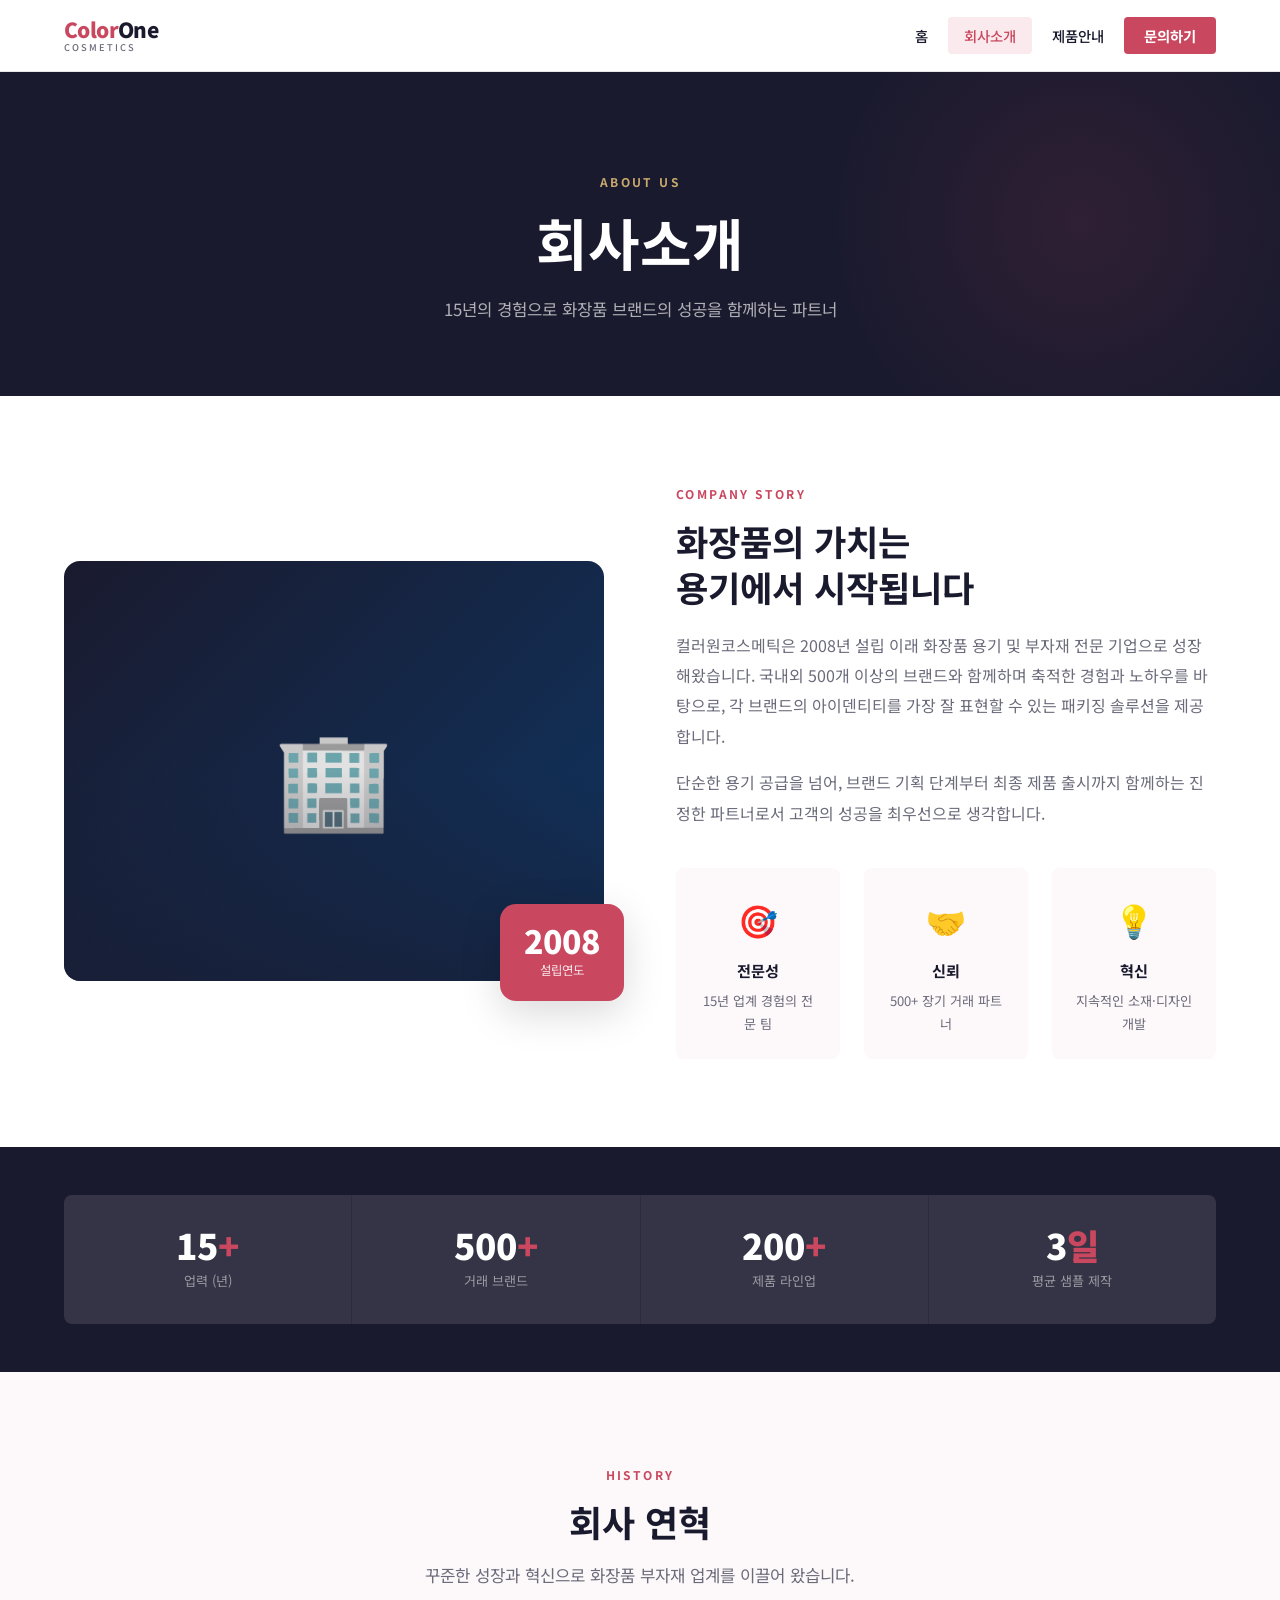
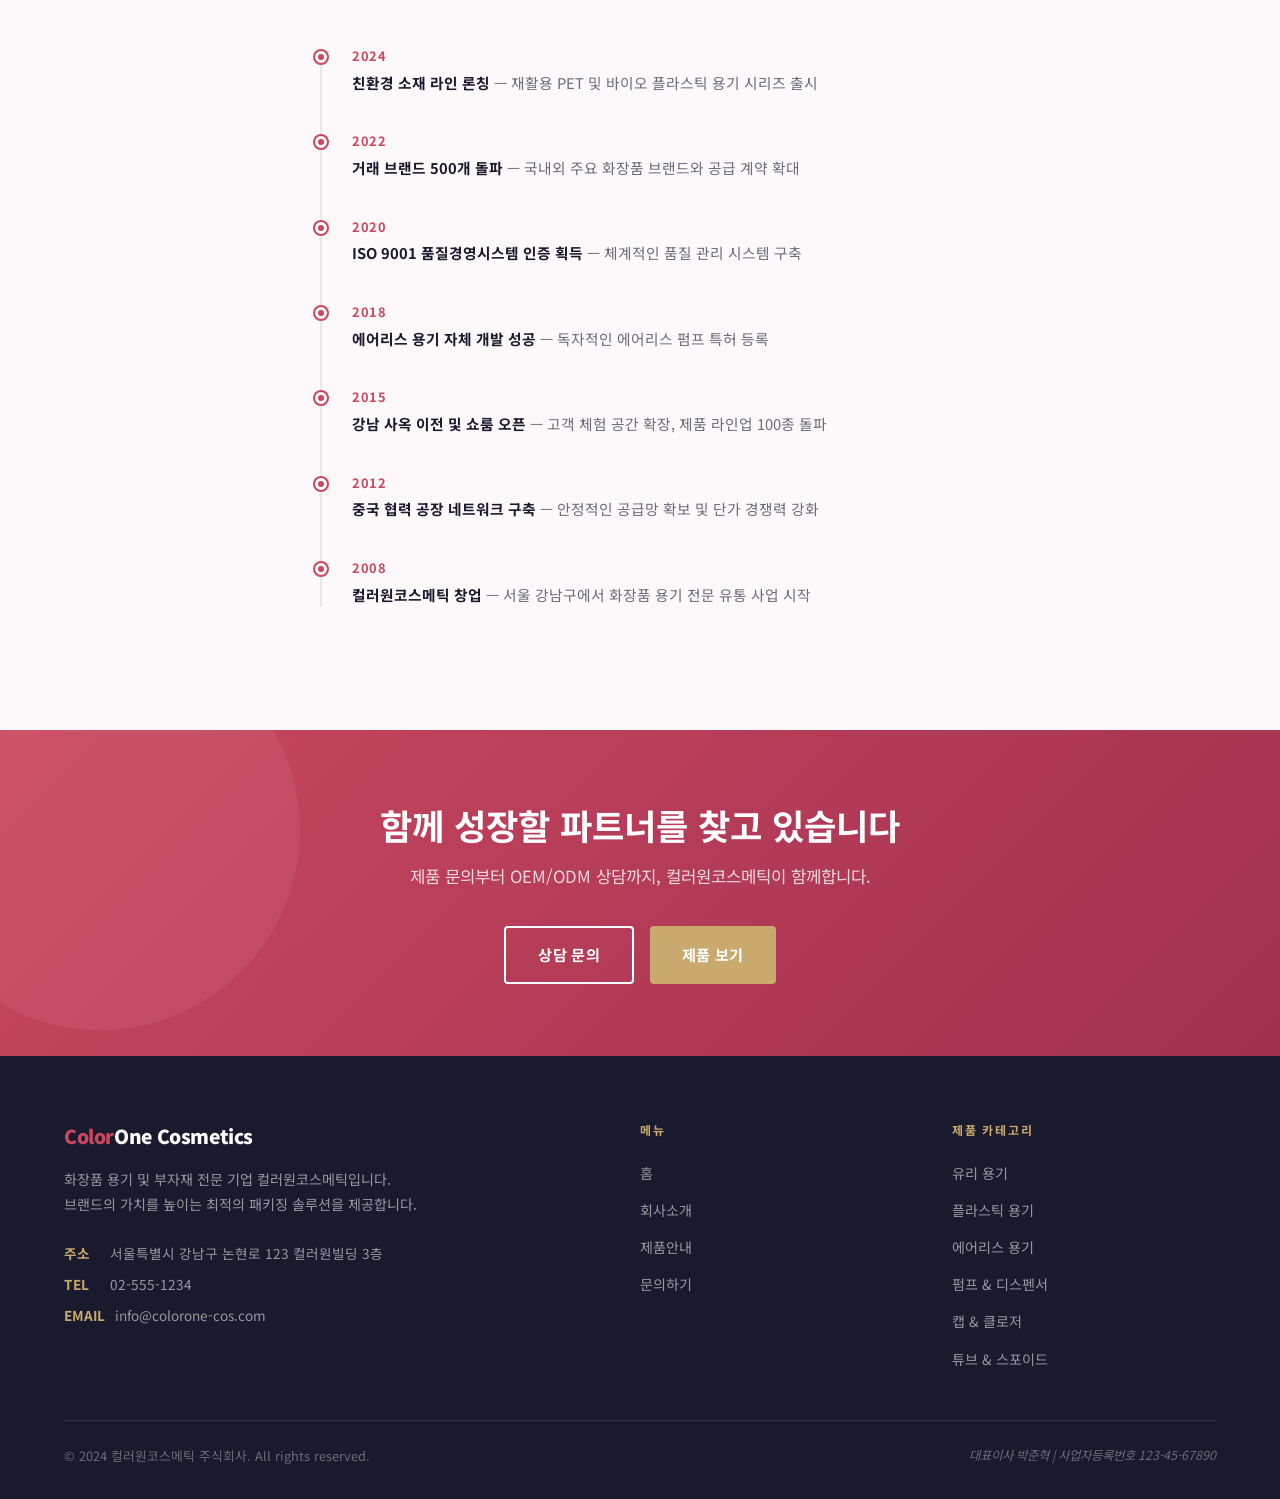
<file: about.html>
<!DOCTYPE html>
<html lang="ko">
<head>
  <meta charset="UTF-8">
  <meta name="viewport" content="width=device-width, initial-scale=1.0">
  <meta name="description" content="컬러원코스메틱 회사소개 - 2008년 설립, 15년 이상의 화장품 용기·부자재 전문 기업. 500개 이상 브랜드와의 거래 경험, ISO 9001 인증.">
  <meta name="keywords" content="컬러원코스메틱 회사소개, 화장품부자재회사, 화장품용기제조, OEM ODM, 2008년 설립">
  <meta name="robots" content="index, follow">
  <link rel="canonical" href="https://colorone-cos.com/about.html">

  <!-- Open Graph -->
  <meta property="og:type" content="website">
  <meta property="og:url" content="https://colorone-cos.com/about.html">
  <meta property="og:title" content="회사소개 | 컬러원코스메틱">
  <meta property="og:description" content="2008년 설립, 15년 이상 화장품 용기·부자재 전문. 500개 이상 브랜드, ISO 9001 인증. OEM/ODM 전 과정 지원.">
  <meta property="og:site_name" content="컬러원코스메틱">
  <meta property="og:locale" content="ko_KR">

  <!-- Twitter Card -->
  <meta name="twitter:card" content="summary">
  <meta name="twitter:title" content="회사소개 | 컬러원코스메틱">
  <meta name="twitter:description" content="2008년 설립, 15년 이상 화장품 용기·부자재 전문 기업.">

  <title>회사소개 | 컬러원코스메틱</title>

  <!-- JSON-LD: Organization -->
  <script type="application/ld+json">
  {
    "@context": "https://schema.org",
    "@type": "Organization",
    "name": "컬러원코스메틱",
    "alternateName": "ColorOne Cosmetics",
    "url": "https://colorone-cos.com",
    "foundingDate": "2008",
    "description": "화장품 용기 및 부자재 전문 기업. 유리병, 에어리스 용기, 플라스틱 용기 등을 공급합니다.",
    "telephone": "02-555-1234",
    "email": "info@colorone-cos.com",
    "address": {
      "@type": "PostalAddress",
      "streetAddress": "논현로 123 컬러원빌딩 3층",
      "addressLocality": "강남구",
      "addressRegion": "서울특별시",
      "postalCode": "06230",
      "addressCountry": "KR"
    },
    "hasCredential": {
      "@type": "EducationalOccupationalCredential",
      "credentialCategory": "ISO 9001"
    }
  }
  </script>

  <!-- JSON-LD: BreadcrumbList -->
  <script type="application/ld+json">
  {
    "@context": "https://schema.org",
    "@type": "BreadcrumbList",
    "itemListElement": [
      { "@type": "ListItem", "position": 1, "name": "홈", "item": "https://colorone-cos.com/" },
      { "@type": "ListItem", "position": 2, "name": "회사소개", "item": "https://colorone-cos.com/about.html" }
    ]
  }
  </script>

  <link rel="preconnect" href="https://fonts.googleapis.com">
  <link href="https://fonts.googleapis.com/css2?family=Noto+Sans+KR:wght@300;400;500;700;900&display=swap" rel="stylesheet">
  <link rel="stylesheet" href="assets/css/base.css">
  <link rel="stylesheet" href="assets/css/style.css">
</head>
<body>

  <!-- NAV -->
  <nav class="nav">
    <div class="nav__container">
      <a href="index.html" class="nav__logo">
        <div class="nav__logo-main">
          <span class="nav__logo-color">Color</span><span class="nav__logo-one">One</span>
        </div>
        <div class="nav__logo-sub">Cosmetics</div>
      </a>
      <input type="checkbox" id="nav-toggle" class="nav-toggle">
      <label for="nav-toggle" class="hamburger" aria-label="메뉴 열기">
        <span></span><span></span><span></span>
      </label>
      <ul class="nav__menu">
        <li><a href="index.html">홈</a></li>
        <li><a href="about.html" class="active">회사소개</a></li>
        <li><a href="products.html">제품안내</a></li>
        <li><a href="contact.html" class="nav__cta">문의하기</a></li>
      </ul>
    </div>
  </nav>

  <!-- PAGE HERO -->
  <section class="page-hero">
    <div class="container">
      <div class="page-hero__label">About Us</div>
      <h1 class="page-hero__title">회사소개</h1>
      <p class="page-hero__desc">15년의 경험으로 화장품 브랜드의 성공을 함께하는 파트너</p>
    </div>
  </section>

  <!-- INTRO -->
  <section class="section">
    <div class="container">
      <div class="about-intro">
        <div class="about-intro__visual">
          <div class="about-intro__img-box">🏢</div>
          <div class="about-intro__badge">
            <div class="about-intro__badge-number">2008</div>
            <div class="about-intro__badge-label">설립연도</div>
          </div>
        </div>
        <div class="about-intro__text">
          <div class="about-intro__label">Company Story</div>
          <h2 class="about-intro__title">화장품의 가치는<br>용기에서 시작됩니다</h2>
          <p class="about-intro__desc">
            컬러원코스메틱은 2008년 설립 이래 화장품 용기 및 부자재 전문 기업으로 성장해왔습니다.
            국내외 500개 이상의 브랜드와 함께하며 축적한 경험과 노하우를 바탕으로,
            각 브랜드의 아이덴티티를 가장 잘 표현할 수 있는 패키징 솔루션을 제공합니다.
          </p>
          <p class="about-intro__desc">
            단순한 용기 공급을 넘어, 브랜드 기획 단계부터 최종 제품 출시까지 함께하는
            진정한 파트너로서 고객의 성공을 최우선으로 생각합니다.
          </p>
          <div class="about-values">
            <div class="value-item">
              <span class="value-item__icon">🎯</span>
              <div class="value-item__title">전문성</div>
              <p class="value-item__desc">15년 업계 경험의 전문 팀</p>
            </div>
            <div class="value-item">
              <span class="value-item__icon">🤝</span>
              <div class="value-item__title">신뢰</div>
              <p class="value-item__desc">500+ 장기 거래 파트너</p>
            </div>
            <div class="value-item">
              <span class="value-item__icon">💡</span>
              <div class="value-item__title">혁신</div>
              <p class="value-item__desc">지속적인 소재·디자인 개발</p>
            </div>
          </div>
        </div>
      </div>
    </div>
  </section>

  <!-- STATS -->
  <div class="stats-bar">
    <div class="container">
      <div class="stats-bar__grid">
        <div class="stat-item">
          <div class="stat-item__number">15<span>+</span></div>
          <div class="stat-item__label">업력 (년)</div>
        </div>
        <div class="stat-item">
          <div class="stat-item__number">500<span>+</span></div>
          <div class="stat-item__label">거래 브랜드</div>
        </div>
        <div class="stat-item">
          <div class="stat-item__number">200<span>+</span></div>
          <div class="stat-item__label">제품 라인업</div>
        </div>
        <div class="stat-item">
          <div class="stat-item__number">3<span>일</span></div>
          <div class="stat-item__label">평균 샘플 제작</div>
        </div>
      </div>
    </div>
  </div>

  <!-- HISTORY -->
  <section class="section section--soft">
    <div class="container">
      <div class="section__header">
        <div class="section__label">History</div>
        <h2 class="section__title">회사 연혁</h2>
        <p class="section__desc">꾸준한 성장과 혁신으로 화장품 부자재 업계를 이끌어 왔습니다.</p>
      </div>
      <div style="max-width: 640px; margin: 0 auto;">
        <div class="timeline">
          <div class="timeline-item">
            <div class="timeline-item__year">2024</div>
            <div class="timeline-item__event"><strong>친환경 소재 라인 론칭</strong> — 재활용 PET 및 바이오 플라스틱 용기 시리즈 출시</div>
          </div>
          <div class="timeline-item">
            <div class="timeline-item__year">2022</div>
            <div class="timeline-item__event"><strong>거래 브랜드 500개 돌파</strong> — 국내외 주요 화장품 브랜드와 공급 계약 확대</div>
          </div>
          <div class="timeline-item">
            <div class="timeline-item__year">2020</div>
            <div class="timeline-item__event"><strong>ISO 9001 품질경영시스템 인증 획득</strong> — 체계적인 품질 관리 시스템 구축</div>
          </div>
          <div class="timeline-item">
            <div class="timeline-item__year">2018</div>
            <div class="timeline-item__event"><strong>에어리스 용기 자체 개발 성공</strong> — 독자적인 에어리스 펌프 특허 등록</div>
          </div>
          <div class="timeline-item">
            <div class="timeline-item__year">2015</div>
            <div class="timeline-item__event"><strong>강남 사옥 이전 및 쇼룸 오픈</strong> — 고객 체험 공간 확장, 제품 라인업 100종 돌파</div>
          </div>
          <div class="timeline-item">
            <div class="timeline-item__year">2012</div>
            <div class="timeline-item__event"><strong>중국 협력 공장 네트워크 구축</strong> — 안정적인 공급망 확보 및 단가 경쟁력 강화</div>
          </div>
          <div class="timeline-item">
            <div class="timeline-item__year">2008</div>
            <div class="timeline-item__event"><strong>컬러원코스메틱 창업</strong> — 서울 강남구에서 화장품 용기 전문 유통 사업 시작</div>
          </div>
        </div>
      </div>
    </div>
  </section>

  <!-- CTA -->
  <section class="cta-banner">
    <div class="container">
      <h2 class="cta-banner__title">함께 성장할 파트너를 찾고 있습니다</h2>
      <p class="cta-banner__desc">제품 문의부터 OEM/ODM 상담까지, 컬러원코스메틱이 함께합니다.</p>
      <div class="cta-banner__actions">
        <a href="contact.html" class="btn btn--outline">상담 문의</a>
        <a href="products.html" class="btn btn--gold">제품 보기</a>
      </div>
    </div>
  </section>

  <!-- FOOTER -->
  <footer class="footer">
    <div class="container">
      <div class="footer__grid">
        <div>
          <div class="footer__logo-main">
            <span class="footer__logo-color">Color</span>One Cosmetics
          </div>
          <p class="footer__desc">
            화장품 용기 및 부자재 전문 기업 컬러원코스메틱입니다.<br>
            브랜드의 가치를 높이는 최적의 패키징 솔루션을 제공합니다.
          </p>
          <div class="footer__info-item">
            <span class="footer__info-label">주소</span>
            <span>서울특별시 강남구 논현로 123 컬러원빌딩 3층</span>
          </div>
          <div class="footer__info-item">
            <span class="footer__info-label">TEL</span>
            <span>02-555-1234</span>
          </div>
          <div class="footer__info-item">
            <span class="footer__info-label">EMAIL</span>
            <span>info@colorone-cos.com</span>
          </div>
        </div>
        <div>
          <div class="footer__col-title">메뉴</div>
          <ul class="footer__links">
            <li><a href="index.html">홈</a></li>
            <li><a href="about.html">회사소개</a></li>
            <li><a href="products.html">제품안내</a></li>
            <li><a href="contact.html">문의하기</a></li>
          </ul>
        </div>
        <div>
          <div class="footer__col-title">제품 카테고리</div>
          <ul class="footer__links">
            <li><a href="products.html">유리 용기</a></li>
            <li><a href="products.html">플라스틱 용기</a></li>
            <li><a href="products.html">에어리스 용기</a></li>
            <li><a href="products.html">펌프 & 디스펜서</a></li>
            <li><a href="products.html">캡 & 클로저</a></li>
            <li><a href="products.html">튜브 & 스포이드</a></li>
          </ul>
        </div>
      </div>
      <div class="footer__bottom">
        <span class="footer__copy">© 2024 컬러원코스메틱 주식회사. All rights reserved.</span>
        <span class="footer__tagline">대표이사 박준혁 | 사업자등록번호 123-45-67890</span>
      </div>
    </div>
  </footer>

</body>
</html>
</file>
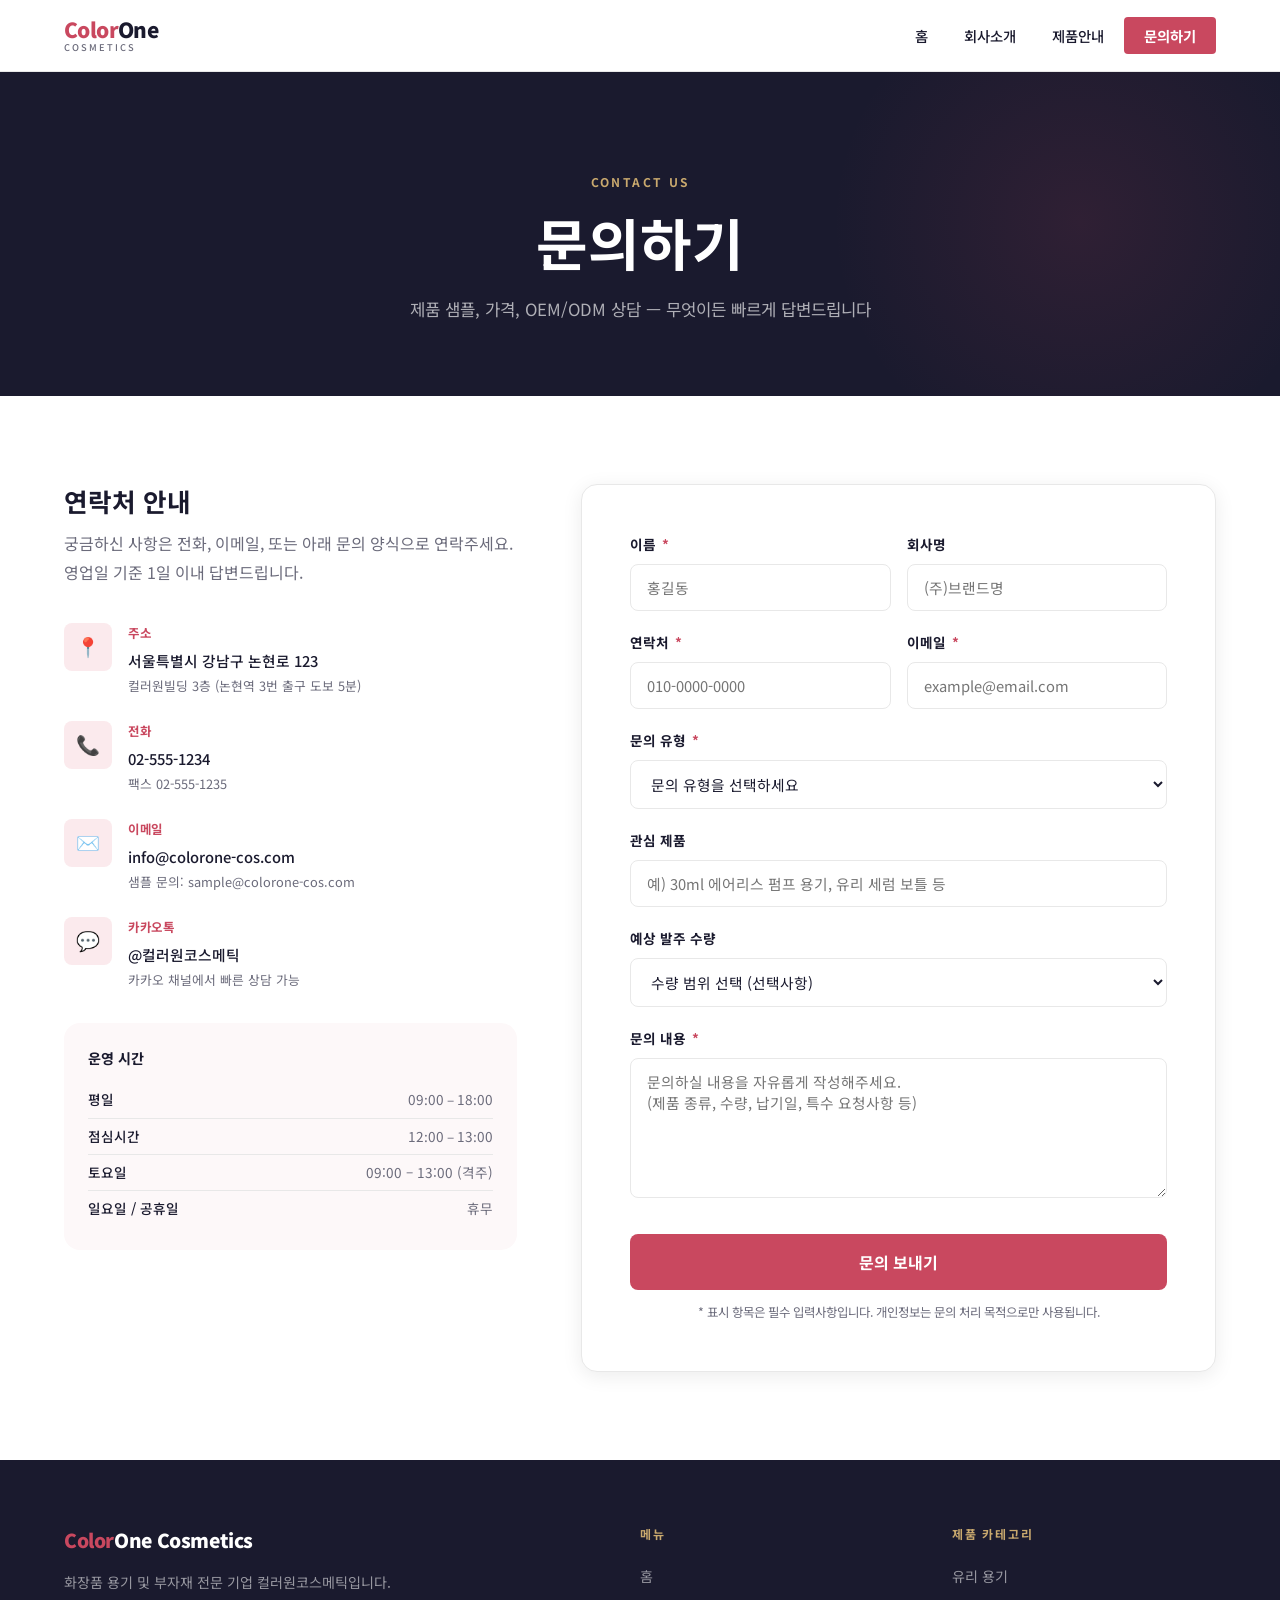
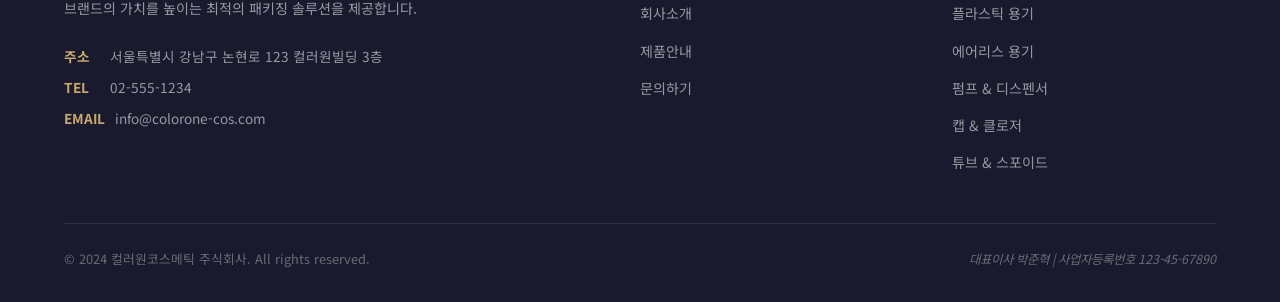
<file: contact.html>
<!DOCTYPE html>
<html lang="ko">
<head>
  <meta charset="UTF-8">
  <meta name="viewport" content="width=device-width, initial-scale=1.0">
  <meta name="description" content="컬러원코스메틱 문의하기 - 화장품 용기 샘플 요청, 가격 문의, OEM/ODM 상담. 영업일 1일 이내 답변. 전화 02-555-1234.">
  <meta name="keywords" content="화장품용기 문의, 화장품부자재 샘플, OEM ODM 상담, 컬러원코스메틱 연락처">
  <meta name="robots" content="index, follow">
  <link rel="canonical" href="https://colorone-cos.com/contact.html">

  <!-- Open Graph -->
  <meta property="og:type" content="website">
  <meta property="og:url" content="https://colorone-cos.com/contact.html">
  <meta property="og:title" content="문의하기 | 컬러원코스메틱">
  <meta property="og:description" content="화장품 용기 샘플·가격·OEM/ODM 상담. 영업일 1일 이내 답변. 02-555-1234">
  <meta property="og:site_name" content="컬러원코스메틱">
  <meta property="og:locale" content="ko_KR">

  <!-- Twitter Card -->
  <meta name="twitter:card" content="summary">
  <meta name="twitter:title" content="문의하기 | 컬러원코스메틱">
  <meta name="twitter:description" content="화장품 용기 샘플·가격·OEM/ODM 상담. 영업일 1일 이내 답변.">

  <title>문의하기 | 컬러원코스메틱</title>

  <!-- JSON-LD: ContactPage -->
  <script type="application/ld+json">
  {
    "@context": "https://schema.org",
    "@type": "ContactPage",
    "name": "컬러원코스메틱 문의하기",
    "url": "https://colorone-cos.com/contact.html",
    "description": "화장품 용기 샘플 요청, 가격 문의, OEM/ODM 상담",
    "mainEntity": {
      "@type": "Organization",
      "name": "컬러원코스메틱",
      "telephone": "02-555-1234",
      "email": "info@colorone-cos.com",
      "contactPoint": [
        {
          "@type": "ContactPoint",
          "telephone": "02-555-1234",
          "contactType": "sales",
          "availableLanguage": "Korean",
          "hoursAvailable": {
            "@type": "OpeningHoursSpecification",
            "dayOfWeek": ["Monday","Tuesday","Wednesday","Thursday","Friday"],
            "opens": "09:00",
            "closes": "18:00"
          }
        }
      ]
    }
  }
  </script>

  <!-- JSON-LD: BreadcrumbList -->
  <script type="application/ld+json">
  {
    "@context": "https://schema.org",
    "@type": "BreadcrumbList",
    "itemListElement": [
      { "@type": "ListItem", "position": 1, "name": "홈", "item": "https://colorone-cos.com/" },
      { "@type": "ListItem", "position": 2, "name": "문의하기", "item": "https://colorone-cos.com/contact.html" }
    ]
  }
  </script>

  <link rel="preconnect" href="https://fonts.googleapis.com">
  <link href="https://fonts.googleapis.com/css2?family=Noto+Sans+KR:wght@300;400;500;700;900&display=swap" rel="stylesheet">
  <link rel="stylesheet" href="assets/css/base.css">
  <link rel="stylesheet" href="assets/css/style.css">
</head>
<body>

  <!-- NAV -->
  <nav class="nav">
    <div class="nav__container">
      <a href="index.html" class="nav__logo">
        <div class="nav__logo-main">
          <span class="nav__logo-color">Color</span><span class="nav__logo-one">One</span>
        </div>
        <div class="nav__logo-sub">Cosmetics</div>
      </a>
      <input type="checkbox" id="nav-toggle" class="nav-toggle">
      <label for="nav-toggle" class="hamburger" aria-label="메뉴 열기">
        <span></span><span></span><span></span>
      </label>
      <ul class="nav__menu">
        <li><a href="index.html">홈</a></li>
        <li><a href="about.html">회사소개</a></li>
        <li><a href="products.html">제품안내</a></li>
        <li><a href="contact.html" class="nav__cta active">문의하기</a></li>
      </ul>
    </div>
  </nav>

  <!-- PAGE HERO -->
  <section class="page-hero">
    <div class="container">
      <div class="page-hero__label">Contact Us</div>
      <h1 class="page-hero__title">문의하기</h1>
      <p class="page-hero__desc">제품 샘플, 가격, OEM/ODM 상담 — 무엇이든 빠르게 답변드립니다</p>
    </div>
  </section>

  <!-- CONTACT -->
  <section class="section">
    <div class="container">
      <div class="contact-layout">

        <!-- 연락처 정보 -->
        <div class="contact-info">
          <h2 class="contact-info__title">연락처 안내</h2>
          <p class="contact-info__desc">
            궁금하신 사항은 전화, 이메일, 또는 아래 문의 양식으로 연락주세요.
            영업일 기준 1일 이내 답변드립니다.
          </p>

          <div class="contact-info-item">
            <div class="contact-info-item__icon">📍</div>
            <div>
              <div class="contact-info-item__label">주소</div>
              <div class="contact-info-item__value">서울특별시 강남구 논현로 123</div>
              <div class="contact-info-item__sub">컬러원빌딩 3층 (논현역 3번 출구 도보 5분)</div>
            </div>
          </div>

          <div class="contact-info-item">
            <div class="contact-info-item__icon">📞</div>
            <div>
              <div class="contact-info-item__label">전화</div>
              <div class="contact-info-item__value">02-555-1234</div>
              <div class="contact-info-item__sub">팩스 02-555-1235</div>
            </div>
          </div>

          <div class="contact-info-item">
            <div class="contact-info-item__icon">✉️</div>
            <div>
              <div class="contact-info-item__label">이메일</div>
              <div class="contact-info-item__value">info@colorone-cos.com</div>
              <div class="contact-info-item__sub">샘플 문의: sample@colorone-cos.com</div>
            </div>
          </div>

          <div class="contact-info-item">
            <div class="contact-info-item__icon">💬</div>
            <div>
              <div class="contact-info-item__label">카카오톡</div>
              <div class="contact-info-item__value">@컬러원코스메틱</div>
              <div class="contact-info-item__sub">카카오 채널에서 빠른 상담 가능</div>
            </div>
          </div>

          <div class="contact-hours">
            <div class="contact-hours__title">운영 시간</div>
            <div class="contact-hours__row">
              <span class="contact-hours__day">평일</span>
              <span>09:00 – 18:00</span>
            </div>
            <div class="contact-hours__row">
              <span class="contact-hours__day">점심시간</span>
              <span>12:00 – 13:00</span>
            </div>
            <div class="contact-hours__row">
              <span class="contact-hours__day">토요일</span>
              <span>09:00 – 13:00 (격주)</span>
            </div>
            <div class="contact-hours__row">
              <span class="contact-hours__day">일요일 / 공휴일</span>
              <span>휴무</span>
            </div>
          </div>
        </div>

        <!-- 문의 폼 -->
        <div class="contact-form">
          <form action="#" method="POST" novalidate>
            <div class="form-row">
              <div class="form-group">
                <label class="form-label" for="name">이름 <span>*</span></label>
                <input type="text" id="name" name="name" class="form-input" placeholder="홍길동" required>
              </div>
              <div class="form-group">
                <label class="form-label" for="company">회사명</label>
                <input type="text" id="company" name="company" class="form-input" placeholder="(주)브랜드명">
              </div>
            </div>
            <div class="form-row">
              <div class="form-group">
                <label class="form-label" for="phone">연락처 <span>*</span></label>
                <input type="tel" id="phone" name="phone" class="form-input" placeholder="010-0000-0000" required>
              </div>
              <div class="form-group">
                <label class="form-label" for="email">이메일 <span>*</span></label>
                <input type="email" id="email" name="email" class="form-input" placeholder="example@email.com" required>
              </div>
            </div>
            <div class="form-group">
              <label class="form-label" for="category">문의 유형 <span>*</span></label>
              <select id="category" name="category" class="form-select" required>
                <option value="" disabled selected>문의 유형을 선택하세요</option>
                <option value="sample">샘플 요청</option>
                <option value="price">가격 문의</option>
                <option value="oem">OEM / ODM 상담</option>
                <option value="product">제품 정보 문의</option>
                <option value="other">기타</option>
              </select>
            </div>
            <div class="form-group">
              <label class="form-label" for="product">관심 제품</label>
              <input type="text" id="product" name="product" class="form-input" placeholder="예) 30ml 에어리스 펌프 용기, 유리 세럼 보틀 등">
            </div>
            <div class="form-group">
              <label class="form-label" for="quantity">예상 발주 수량</label>
              <select id="quantity" name="quantity" class="form-select">
                <option value="" disabled selected>수량 범위 선택 (선택사항)</option>
                <option value="500">500개 이하</option>
                <option value="1000">500 ~ 1,000개</option>
                <option value="5000">1,000 ~ 5,000개</option>
                <option value="10000">5,000 ~ 10,000개</option>
                <option value="10000+">10,000개 이상</option>
              </select>
            </div>
            <div class="form-group">
              <label class="form-label" for="message">문의 내용 <span>*</span></label>
              <textarea id="message" name="message" class="form-textarea" placeholder="문의하실 내용을 자유롭게 작성해주세요.&#10;(제품 종류, 수량, 납기일, 특수 요청사항 등)" required></textarea>
            </div>
            <button type="submit" class="form-submit">문의 보내기</button>
            <p class="form-note">* 표시 항목은 필수 입력사항입니다. 개인정보는 문의 처리 목적으로만 사용됩니다.</p>
          </form>
        </div>

      </div>
    </div>
  </section>

  <!-- FOOTER -->
  <footer class="footer">
    <div class="container">
      <div class="footer__grid">
        <div>
          <div class="footer__logo-main">
            <span class="footer__logo-color">Color</span>One Cosmetics
          </div>
          <p class="footer__desc">
            화장품 용기 및 부자재 전문 기업 컬러원코스메틱입니다.<br>
            브랜드의 가치를 높이는 최적의 패키징 솔루션을 제공합니다.
          </p>
          <div class="footer__info-item">
            <span class="footer__info-label">주소</span>
            <span>서울특별시 강남구 논현로 123 컬러원빌딩 3층</span>
          </div>
          <div class="footer__info-item">
            <span class="footer__info-label">TEL</span>
            <span>02-555-1234</span>
          </div>
          <div class="footer__info-item">
            <span class="footer__info-label">EMAIL</span>
            <span>info@colorone-cos.com</span>
          </div>
        </div>
        <div>
          <div class="footer__col-title">메뉴</div>
          <ul class="footer__links">
            <li><a href="index.html">홈</a></li>
            <li><a href="about.html">회사소개</a></li>
            <li><a href="products.html">제품안내</a></li>
            <li><a href="contact.html">문의하기</a></li>
          </ul>
        </div>
        <div>
          <div class="footer__col-title">제품 카테고리</div>
          <ul class="footer__links">
            <li><a href="products.html">유리 용기</a></li>
            <li><a href="products.html">플라스틱 용기</a></li>
            <li><a href="products.html">에어리스 용기</a></li>
            <li><a href="products.html">펌프 & 디스펜서</a></li>
            <li><a href="products.html">캡 & 클로저</a></li>
            <li><a href="products.html">튜브 & 스포이드</a></li>
          </ul>
        </div>
      </div>
      <div class="footer__bottom">
        <span class="footer__copy">© 2024 컬러원코스메틱 주식회사. All rights reserved.</span>
        <span class="footer__tagline">대표이사 박준혁 | 사업자등록번호 123-45-67890</span>
      </div>
    </div>
  </footer>

</body>
</html>
</file>
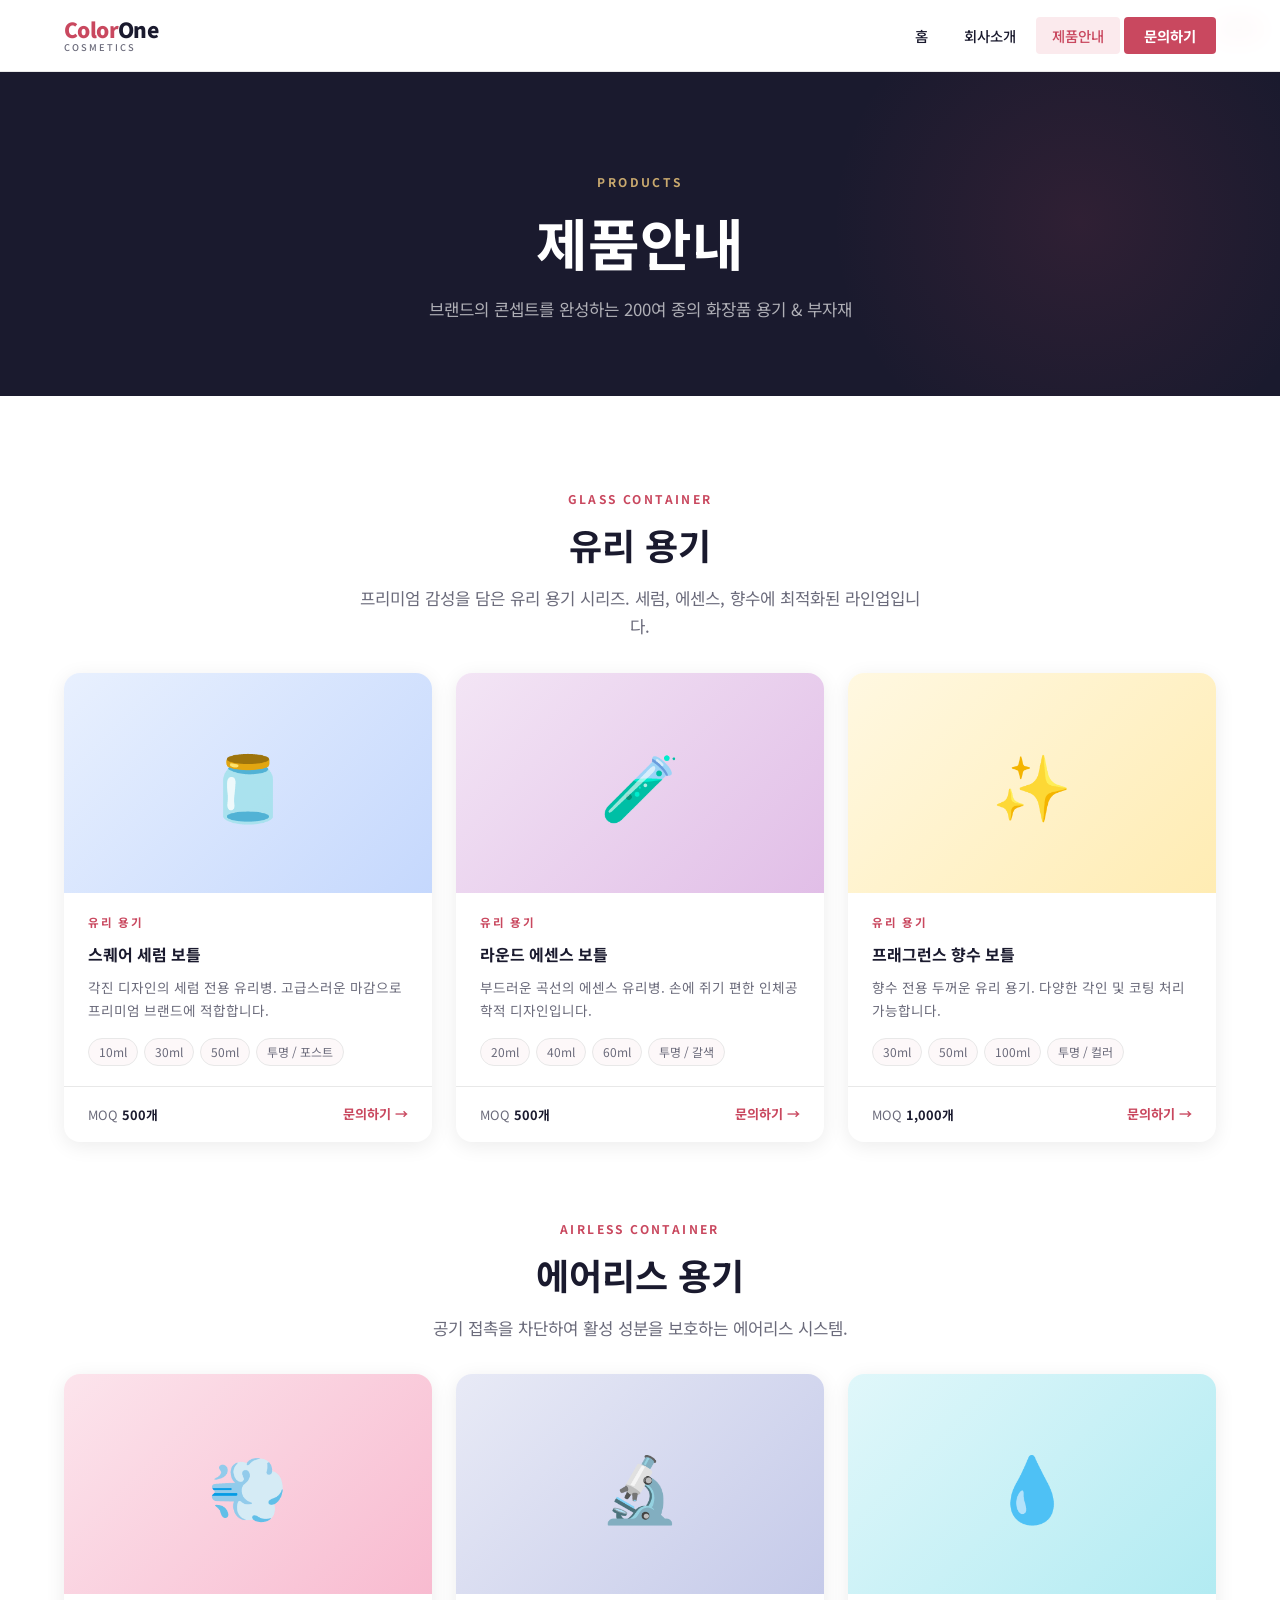
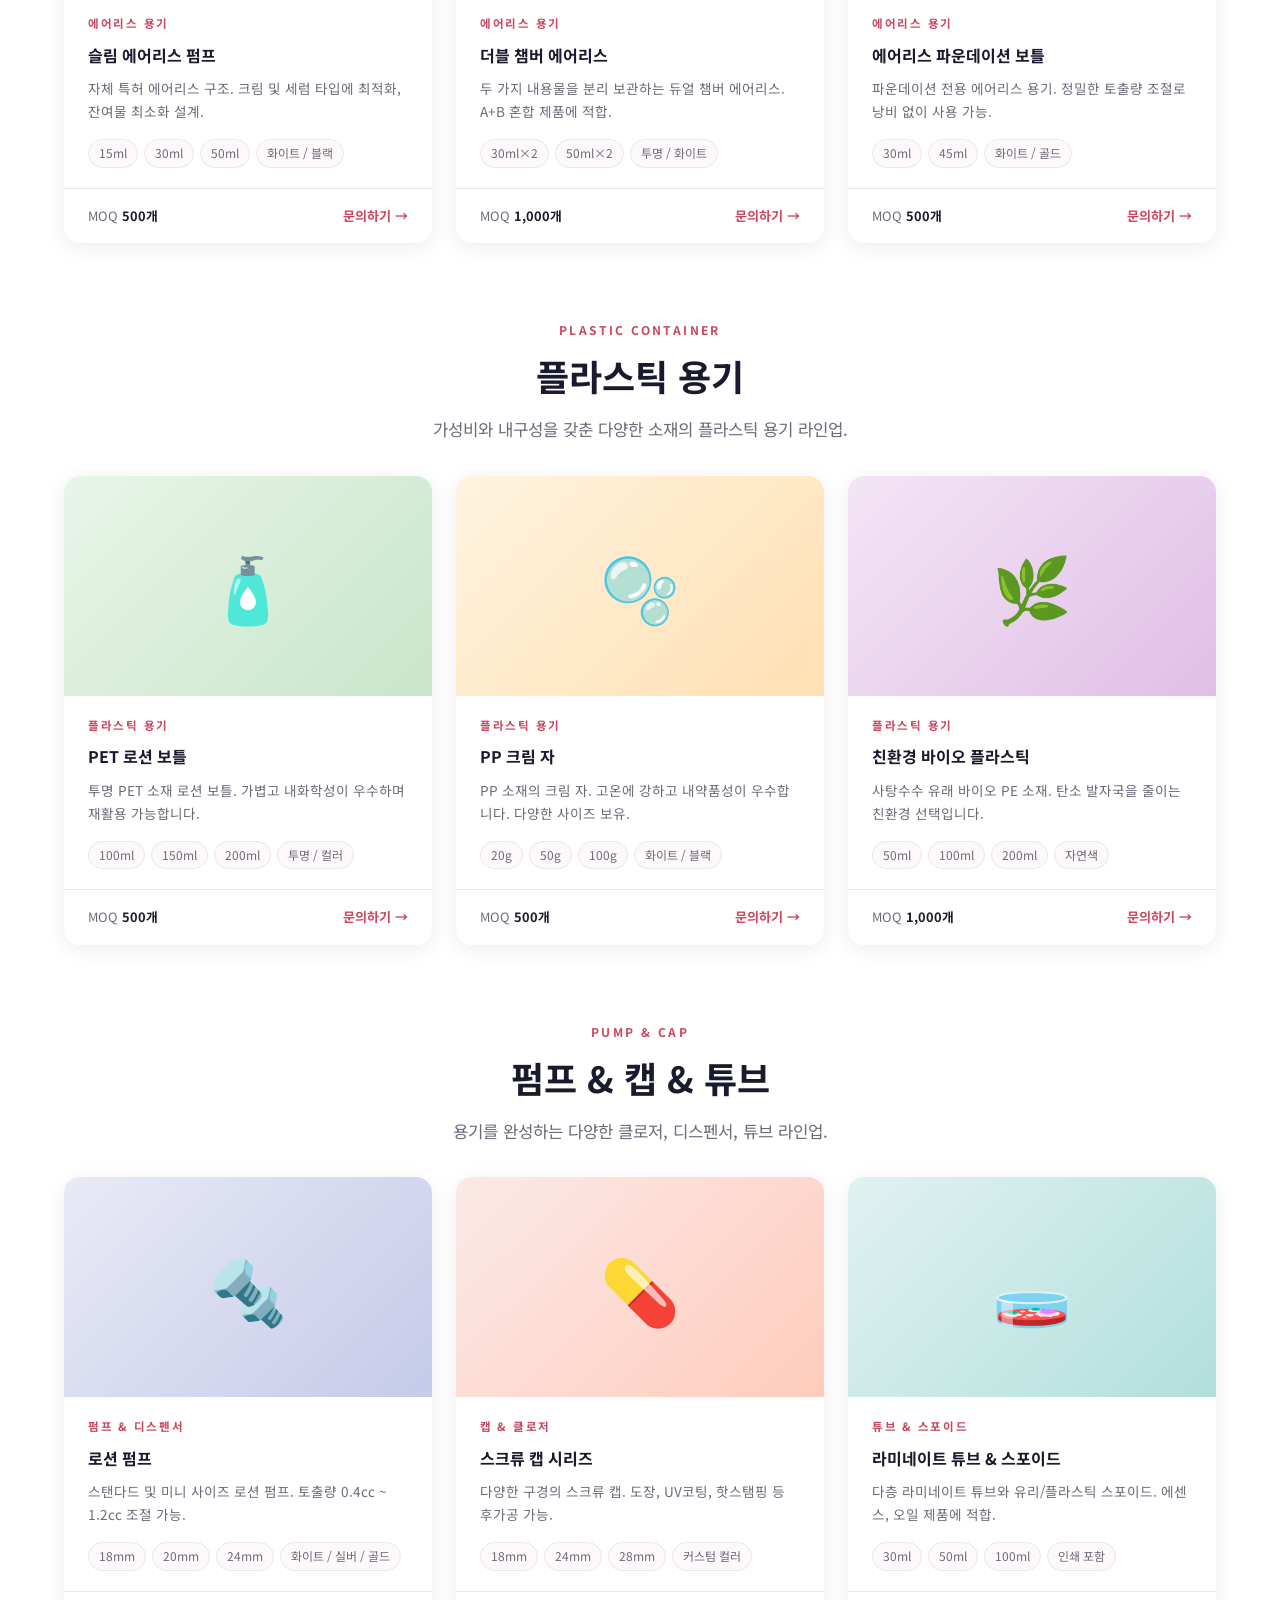
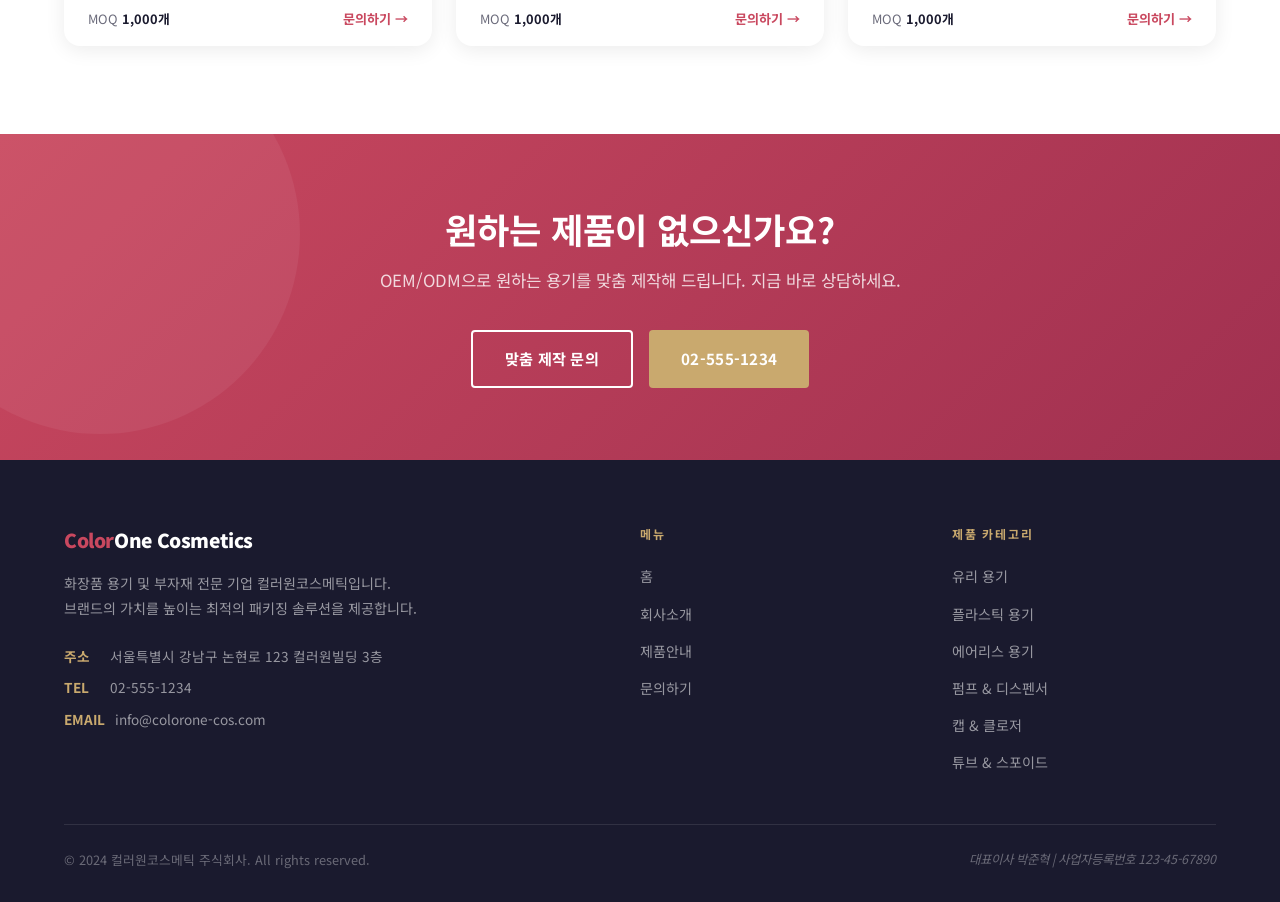
<file: products.html>
<!DOCTYPE html>
<html lang="ko">
<head>
  <meta charset="UTF-8">
  <meta name="viewport" content="width=device-width, initial-scale=1.0">
  <meta name="description" content="컬러원코스메틱 제품안내 - 유리 용기, 에어리스 용기, 플라스틱 용기, 펌프·디스펜서, 캡·클로저, 튜브·스포이드 등 200여 종 화장품 부자재.">
  <meta name="keywords" content="화장품용기 종류, 유리세럼병, 에어리스용기, 플라스틱로션보틀, 화장품펌프, 화장품캡, 라미네이트튜브, 스포이드">
  <meta name="robots" content="index, follow">
  <link rel="canonical" href="https://colorone-cos.com/products.html">

  <!-- Open Graph -->
  <meta property="og:type" content="website">
  <meta property="og:url" content="https://colorone-cos.com/products.html">
  <meta property="og:title" content="제품안내 | 컬러원코스메틱">
  <meta property="og:description" content="유리 용기, 에어리스 용기, 플라스틱 용기, 펌프, 캡 등 200여 종. MOQ 500개부터 OEM/ODM 가능.">
  <meta property="og:site_name" content="컬러원코스메틱">
  <meta property="og:locale" content="ko_KR">

  <!-- Twitter Card -->
  <meta name="twitter:card" content="summary">
  <meta name="twitter:title" content="제품안내 | 컬러원코스메틱">
  <meta name="twitter:description" content="유리 용기, 에어리스 용기, 플라스틱 용기, 펌프, 캡 등 200여 종 화장품 부자재.">

  <title>제품안내 | 컬러원코스메틱</title>

  <!-- JSON-LD: ItemList (제품 목록) -->
  <script type="application/ld+json">
  {
    "@context": "https://schema.org",
    "@type": "ItemList",
    "name": "컬러원코스메틱 화장품 용기 & 부자재",
    "url": "https://colorone-cos.com/products.html",
    "itemListElement": [
      { "@type": "ListItem", "position": 1, "name": "스퀘어 세럼 보틀 (유리 용기)", "url": "https://colorone-cos.com/products.html" },
      { "@type": "ListItem", "position": 2, "name": "라운드 에센스 보틀 (유리 용기)", "url": "https://colorone-cos.com/products.html" },
      { "@type": "ListItem", "position": 3, "name": "슬림 에어리스 펌프 용기", "url": "https://colorone-cos.com/products.html" },
      { "@type": "ListItem", "position": 4, "name": "더블 챔버 에어리스 용기", "url": "https://colorone-cos.com/products.html" },
      { "@type": "ListItem", "position": 5, "name": "PET 로션 보틀 (플라스틱 용기)", "url": "https://colorone-cos.com/products.html" },
      { "@type": "ListItem", "position": 6, "name": "친환경 바이오 플라스틱 용기", "url": "https://colorone-cos.com/products.html" }
    ]
  }
  </script>

  <!-- JSON-LD: BreadcrumbList -->
  <script type="application/ld+json">
  {
    "@context": "https://schema.org",
    "@type": "BreadcrumbList",
    "itemListElement": [
      { "@type": "ListItem", "position": 1, "name": "홈", "item": "https://colorone-cos.com/" },
      { "@type": "ListItem", "position": 2, "name": "제품안내", "item": "https://colorone-cos.com/products.html" }
    ]
  }
  </script>

  <link rel="preconnect" href="https://fonts.googleapis.com">
  <link href="https://fonts.googleapis.com/css2?family=Noto+Sans+KR:wght@300;400;500;700;900&display=swap" rel="stylesheet">
  <link rel="stylesheet" href="assets/css/base.css">
  <link rel="stylesheet" href="assets/css/style.css">
</head>
<body>

  <!-- NAV -->
  <nav class="nav">
    <div class="nav__container">
      <a href="index.html" class="nav__logo">
        <div class="nav__logo-main">
          <span class="nav__logo-color">Color</span><span class="nav__logo-one">One</span>
        </div>
        <div class="nav__logo-sub">Cosmetics</div>
      </a>
      <input type="checkbox" id="nav-toggle" class="nav-toggle">
      <label for="nav-toggle" class="hamburger" aria-label="메뉴 열기">
        <span></span><span></span><span></span>
      </label>
      <ul class="nav__menu">
        <li><a href="index.html">홈</a></li>
        <li><a href="about.html">회사소개</a></li>
        <li><a href="products.html" class="active">제품안내</a></li>
        <li><a href="contact.html" class="nav__cta">문의하기</a></li>
      </ul>
    </div>
  </nav>

  <!-- PAGE HERO -->
  <section class="page-hero">
    <div class="container">
      <div class="page-hero__label">Products</div>
      <h1 class="page-hero__title">제품안내</h1>
      <p class="page-hero__desc">브랜드의 콘셉트를 완성하는 200여 종의 화장품 용기 & 부자재</p>
    </div>
  </section>

  <!-- PRODUCTS -->
  <section class="section">
    <div class="container">

      <!-- 유리 용기 -->
      <div class="section__header" style="margin-bottom: 32px;">
        <div class="section__label">Glass Container</div>
        <h2 class="section__title">유리 용기</h2>
        <p class="section__desc">프리미엄 감성을 담은 유리 용기 시리즈. 세럼, 에센스, 향수에 최적화된 라인업입니다.</p>
      </div>
      <div class="grid grid-3" style="margin-bottom: 72px;">
        <div class="prod-card">
          <div class="prod-card__thumb" style="background: linear-gradient(135deg, #e8f0fe 0%, #c5d8fd 100%);">🫙</div>
          <div class="prod-card__badge">인기</div>
          <div class="prod-card__body">
            <div class="prod-card__cat">유리 용기</div>
            <div class="prod-card__name">스퀘어 세럼 보틀</div>
            <p class="prod-card__desc">각진 디자인의 세럼 전용 유리병. 고급스러운 마감으로 프리미엄 브랜드에 적합합니다.</p>
            <div class="prod-card__specs">
              <span class="prod-card__spec">10ml</span>
              <span class="prod-card__spec">30ml</span>
              <span class="prod-card__spec">50ml</span>
              <span class="prod-card__spec">투명 / 포스트</span>
            </div>
          </div>
          <div class="prod-card__footer">
            <span class="prod-card__moq">MOQ <strong>500개</strong></span>
            <a href="contact.html" class="prod-card__link">문의하기 →</a>
          </div>
        </div>
        <div class="prod-card">
          <div class="prod-card__thumb" style="background: linear-gradient(135deg, #f3e5f5 0%, #e1bee7 100%);">🧪</div>
          <div class="prod-card__body">
            <div class="prod-card__cat">유리 용기</div>
            <div class="prod-card__name">라운드 에센스 보틀</div>
            <p class="prod-card__desc">부드러운 곡선의 에센스 유리병. 손에 쥐기 편한 인체공학적 디자인입니다.</p>
            <div class="prod-card__specs">
              <span class="prod-card__spec">20ml</span>
              <span class="prod-card__spec">40ml</span>
              <span class="prod-card__spec">60ml</span>
              <span class="prod-card__spec">투명 / 갈색</span>
            </div>
          </div>
          <div class="prod-card__footer">
            <span class="prod-card__moq">MOQ <strong>500개</strong></span>
            <a href="contact.html" class="prod-card__link">문의하기 →</a>
          </div>
        </div>
        <div class="prod-card">
          <div class="prod-card__thumb" style="background: linear-gradient(135deg, #fff8e1 0%, #ffecb3 100%);">✨</div>
          <div class="prod-card__body">
            <div class="prod-card__cat">유리 용기</div>
            <div class="prod-card__name">프래그런스 향수 보틀</div>
            <p class="prod-card__desc">향수 전용 두꺼운 유리 용기. 다양한 각인 및 코팅 처리 가능합니다.</p>
            <div class="prod-card__specs">
              <span class="prod-card__spec">30ml</span>
              <span class="prod-card__spec">50ml</span>
              <span class="prod-card__spec">100ml</span>
              <span class="prod-card__spec">투명 / 컬러</span>
            </div>
          </div>
          <div class="prod-card__footer">
            <span class="prod-card__moq">MOQ <strong>1,000개</strong></span>
            <a href="contact.html" class="prod-card__link">문의하기 →</a>
          </div>
        </div>
      </div>

      <!-- 에어리스 용기 -->
      <div class="section__header" style="margin-bottom: 32px;">
        <div class="section__label">Airless Container</div>
        <h2 class="section__title">에어리스 용기</h2>
        <p class="section__desc">공기 접촉을 차단하여 활성 성분을 보호하는 에어리스 시스템.</p>
      </div>
      <div class="grid grid-3" style="margin-bottom: 72px;">
        <div class="prod-card">
          <div class="prod-card__thumb" style="background: linear-gradient(135deg, #fce4ec 0%, #f8bbd0 100%);">💨</div>
          <div class="prod-card__badge">특허</div>
          <div class="prod-card__body">
            <div class="prod-card__cat">에어리스 용기</div>
            <div class="prod-card__name">슬림 에어리스 펌프</div>
            <p class="prod-card__desc">자체 특허 에어리스 구조. 크림 및 세럼 타입에 최적화, 잔여물 최소화 설계.</p>
            <div class="prod-card__specs">
              <span class="prod-card__spec">15ml</span>
              <span class="prod-card__spec">30ml</span>
              <span class="prod-card__spec">50ml</span>
              <span class="prod-card__spec">화이트 / 블랙</span>
            </div>
          </div>
          <div class="prod-card__footer">
            <span class="prod-card__moq">MOQ <strong>500개</strong></span>
            <a href="contact.html" class="prod-card__link">문의하기 →</a>
          </div>
        </div>
        <div class="prod-card">
          <div class="prod-card__thumb" style="background: linear-gradient(135deg, #e8eaf6 0%, #c5cae9 100%);">🔬</div>
          <div class="prod-card__body">
            <div class="prod-card__cat">에어리스 용기</div>
            <div class="prod-card__name">더블 챔버 에어리스</div>
            <p class="prod-card__desc">두 가지 내용물을 분리 보관하는 듀얼 챔버 에어리스. A+B 혼합 제품에 적합.</p>
            <div class="prod-card__specs">
              <span class="prod-card__spec">30ml×2</span>
              <span class="prod-card__spec">50ml×2</span>
              <span class="prod-card__spec">투명 / 화이트</span>
            </div>
          </div>
          <div class="prod-card__footer">
            <span class="prod-card__moq">MOQ <strong>1,000개</strong></span>
            <a href="contact.html" class="prod-card__link">문의하기 →</a>
          </div>
        </div>
        <div class="prod-card">
          <div class="prod-card__thumb" style="background: linear-gradient(135deg, #e0f7fa 0%, #b2ebf2 100%);">💧</div>
          <div class="prod-card__body">
            <div class="prod-card__cat">에어리스 용기</div>
            <div class="prod-card__name">에어리스 파운데이션 보틀</div>
            <p class="prod-card__desc">파운데이션 전용 에어리스 용기. 정밀한 토출량 조절로 낭비 없이 사용 가능.</p>
            <div class="prod-card__specs">
              <span class="prod-card__spec">30ml</span>
              <span class="prod-card__spec">45ml</span>
              <span class="prod-card__spec">화이트 / 골드</span>
            </div>
          </div>
          <div class="prod-card__footer">
            <span class="prod-card__moq">MOQ <strong>500개</strong></span>
            <a href="contact.html" class="prod-card__link">문의하기 →</a>
          </div>
        </div>
      </div>

      <!-- 플라스틱 용기 -->
      <div class="section__header" style="margin-bottom: 32px;">
        <div class="section__label">Plastic Container</div>
        <h2 class="section__title">플라스틱 용기</h2>
        <p class="section__desc">가성비와 내구성을 갖춘 다양한 소재의 플라스틱 용기 라인업.</p>
      </div>
      <div class="grid grid-3" style="margin-bottom: 72px;">
        <div class="prod-card">
          <div class="prod-card__thumb" style="background: linear-gradient(135deg, #e8f5e9 0%, #c8e6c9 100%);">🧴</div>
          <div class="prod-card__badge">베스트</div>
          <div class="prod-card__body">
            <div class="prod-card__cat">플라스틱 용기</div>
            <div class="prod-card__name">PET 로션 보틀</div>
            <p class="prod-card__desc">투명 PET 소재 로션 보틀. 가볍고 내화학성이 우수하며 재활용 가능합니다.</p>
            <div class="prod-card__specs">
              <span class="prod-card__spec">100ml</span>
              <span class="prod-card__spec">150ml</span>
              <span class="prod-card__spec">200ml</span>
              <span class="prod-card__spec">투명 / 컬러</span>
            </div>
          </div>
          <div class="prod-card__footer">
            <span class="prod-card__moq">MOQ <strong>500개</strong></span>
            <a href="contact.html" class="prod-card__link">문의하기 →</a>
          </div>
        </div>
        <div class="prod-card">
          <div class="prod-card__thumb" style="background: linear-gradient(135deg, #fff3e0 0%, #ffe0b2 100%);">🫧</div>
          <div class="prod-card__body">
            <div class="prod-card__cat">플라스틱 용기</div>
            <div class="prod-card__name">PP 크림 자</div>
            <p class="prod-card__desc">PP 소재의 크림 자. 고온에 강하고 내약품성이 우수합니다. 다양한 사이즈 보유.</p>
            <div class="prod-card__specs">
              <span class="prod-card__spec">20g</span>
              <span class="prod-card__spec">50g</span>
              <span class="prod-card__spec">100g</span>
              <span class="prod-card__spec">화이트 / 블랙</span>
            </div>
          </div>
          <div class="prod-card__footer">
            <span class="prod-card__moq">MOQ <strong>500개</strong></span>
            <a href="contact.html" class="prod-card__link">문의하기 →</a>
          </div>
        </div>
        <div class="prod-card">
          <div class="prod-card__thumb" style="background: linear-gradient(135deg, #f3e5f5 0%, #e1bee7 100%);">🌿</div>
          <div class="prod-card__body">
            <div class="prod-card__cat">플라스틱 용기</div>
            <div class="prod-card__name">친환경 바이오 플라스틱</div>
            <p class="prod-card__desc">사탕수수 유래 바이오 PE 소재. 탄소 발자국을 줄이는 친환경 선택입니다.</p>
            <div class="prod-card__specs">
              <span class="prod-card__spec">50ml</span>
              <span class="prod-card__spec">100ml</span>
              <span class="prod-card__spec">200ml</span>
              <span class="prod-card__spec">자연색</span>
            </div>
          </div>
          <div class="prod-card__footer">
            <span class="prod-card__moq">MOQ <strong>1,000개</strong></span>
            <a href="contact.html" class="prod-card__link">문의하기 →</a>
          </div>
        </div>
      </div>

      <!-- 펌프 & 캡 -->
      <div class="section__header" style="margin-bottom: 32px;">
        <div class="section__label">Pump & Cap</div>
        <h2 class="section__title">펌프 & 캡 & 튜브</h2>
        <p class="section__desc">용기를 완성하는 다양한 클로저, 디스펜서, 튜브 라인업.</p>
      </div>
      <div class="grid grid-3">
        <div class="prod-card">
          <div class="prod-card__thumb" style="background: linear-gradient(135deg, #e8eaf6 0%, #c5cae9 100%);">🔩</div>
          <div class="prod-card__body">
            <div class="prod-card__cat">펌프 & 디스펜서</div>
            <div class="prod-card__name">로션 펌프</div>
            <p class="prod-card__desc">스탠다드 및 미니 사이즈 로션 펌프. 토출량 0.4cc ~ 1.2cc 조절 가능.</p>
            <div class="prod-card__specs">
              <span class="prod-card__spec">18mm</span>
              <span class="prod-card__spec">20mm</span>
              <span class="prod-card__spec">24mm</span>
              <span class="prod-card__spec">화이트 / 실버 / 골드</span>
            </div>
          </div>
          <div class="prod-card__footer">
            <span class="prod-card__moq">MOQ <strong>1,000개</strong></span>
            <a href="contact.html" class="prod-card__link">문의하기 →</a>
          </div>
        </div>
        <div class="prod-card">
          <div class="prod-card__thumb" style="background: linear-gradient(135deg, #fbe9e7 0%, #ffccbc 100%);">💊</div>
          <div class="prod-card__body">
            <div class="prod-card__cat">캡 & 클로저</div>
            <div class="prod-card__name">스크류 캡 시리즈</div>
            <p class="prod-card__desc">다양한 구경의 스크류 캡. 도장, UV코팅, 핫스탬핑 등 후가공 가능.</p>
            <div class="prod-card__specs">
              <span class="prod-card__spec">18mm</span>
              <span class="prod-card__spec">24mm</span>
              <span class="prod-card__spec">28mm</span>
              <span class="prod-card__spec">커스텀 컬러</span>
            </div>
          </div>
          <div class="prod-card__footer">
            <span class="prod-card__moq">MOQ <strong>1,000개</strong></span>
            <a href="contact.html" class="prod-card__link">문의하기 →</a>
          </div>
        </div>
        <div class="prod-card">
          <div class="prod-card__thumb" style="background: linear-gradient(135deg, #e0f2f1 0%, #b2dfdb 100%);">🧫</div>
          <div class="prod-card__body">
            <div class="prod-card__cat">튜브 & 스포이드</div>
            <div class="prod-card__name">라미네이트 튜브 & 스포이드</div>
            <p class="prod-card__desc">다층 라미네이트 튜브와 유리/플라스틱 스포이드. 에센스, 오일 제품에 적합.</p>
            <div class="prod-card__specs">
              <span class="prod-card__spec">30ml</span>
              <span class="prod-card__spec">50ml</span>
              <span class="prod-card__spec">100ml</span>
              <span class="prod-card__spec">인쇄 포함</span>
            </div>
          </div>
          <div class="prod-card__footer">
            <span class="prod-card__moq">MOQ <strong>1,000개</strong></span>
            <a href="contact.html" class="prod-card__link">문의하기 →</a>
          </div>
        </div>
      </div>

    </div>
  </section>

  <!-- CTA -->
  <section class="cta-banner">
    <div class="container">
      <h2 class="cta-banner__title">원하는 제품이 없으신가요?</h2>
      <p class="cta-banner__desc">OEM/ODM으로 원하는 용기를 맞춤 제작해 드립니다. 지금 바로 상담하세요.</p>
      <div class="cta-banner__actions">
        <a href="contact.html" class="btn btn--outline">맞춤 제작 문의</a>
        <a href="tel:02-555-1234" class="btn btn--gold">02-555-1234</a>
      </div>
    </div>
  </section>

  <!-- FOOTER -->
  <footer class="footer">
    <div class="container">
      <div class="footer__grid">
        <div>
          <div class="footer__logo-main">
            <span class="footer__logo-color">Color</span>One Cosmetics
          </div>
          <p class="footer__desc">
            화장품 용기 및 부자재 전문 기업 컬러원코스메틱입니다.<br>
            브랜드의 가치를 높이는 최적의 패키징 솔루션을 제공합니다.
          </p>
          <div class="footer__info-item">
            <span class="footer__info-label">주소</span>
            <span>서울특별시 강남구 논현로 123 컬러원빌딩 3층</span>
          </div>
          <div class="footer__info-item">
            <span class="footer__info-label">TEL</span>
            <span>02-555-1234</span>
          </div>
          <div class="footer__info-item">
            <span class="footer__info-label">EMAIL</span>
            <span>info@colorone-cos.com</span>
          </div>
        </div>
        <div>
          <div class="footer__col-title">메뉴</div>
          <ul class="footer__links">
            <li><a href="index.html">홈</a></li>
            <li><a href="about.html">회사소개</a></li>
            <li><a href="products.html">제품안내</a></li>
            <li><a href="contact.html">문의하기</a></li>
          </ul>
        </div>
        <div>
          <div class="footer__col-title">제품 카테고리</div>
          <ul class="footer__links">
            <li><a href="products.html">유리 용기</a></li>
            <li><a href="products.html">플라스틱 용기</a></li>
            <li><a href="products.html">에어리스 용기</a></li>
            <li><a href="products.html">펌프 & 디스펜서</a></li>
            <li><a href="products.html">캡 & 클로저</a></li>
            <li><a href="products.html">튜브 & 스포이드</a></li>
          </ul>
        </div>
      </div>
      <div class="footer__bottom">
        <span class="footer__copy">© 2024 컬러원코스메틱 주식회사. All rights reserved.</span>
        <span class="footer__tagline">대표이사 박준혁 | 사업자등록번호 123-45-67890</span>
      </div>
    </div>
  </footer>

</body>
</html>
</file>
<file: assets/css/base.css>
*, *::before, *::after {
  box-sizing: border-box;
  margin: 0;
  padding: 0;
}

:root {
  --primary: #1a1a2e;
  --accent: #c9485f;
  --accent-hover: #b03550;
  --accent-light: #fbeaed;
  --gold: #c9a96e;
  --white: #ffffff;
  --bg-soft: #fdf8f9;
  --text: #1a1a2e;
  --text-muted: #6b6b7b;
  --border: #e8e8e8;
  --shadow: 0 4px 20px rgba(0,0,0,0.08);
  --shadow-hover: 0 12px 40px rgba(0,0,0,0.15);
  --radius: 8px;
  --radius-lg: 16px;
  --max-w: 1200px;
  --nav-h: 72px;
  --tr: 0.3s ease;
}

html {
  font-size: 16px;
  scroll-behavior: smooth;
}

body {
  font-family: 'Noto Sans KR', -apple-system, BlinkMacSystemFont, 'Segoe UI', sans-serif;
  color: var(--text);
  background: var(--white);
  line-height: 1.7;
  -webkit-font-smoothing: antialiased;
}

img { max-width: 100%; display: block; }
a { text-decoration: none; color: inherit; }
ul { list-style: none; }
button { font-family: inherit; cursor: pointer; border: none; outline: none; }

h1, h2, h3, h4 { font-weight: 700; line-height: 1.3; color: var(--text); }
h1 { font-size: clamp(2rem, 5vw, 3.5rem); }
h2 { font-size: clamp(1.5rem, 3vw, 2.25rem); }
h3 { font-size: clamp(1rem, 2vw, 1.25rem); }

.container {
  max-width: var(--max-w);
  margin: 0 auto;
  padding: 0 24px;
}

.section { padding: 88px 0; }
.section--soft { background: var(--bg-soft); }
.section--dark { background: var(--primary); color: var(--white); }

.section__header { text-align: center; margin-bottom: 56px; }

.section__label {
  display: inline-block;
  font-size: 0.75rem;
  font-weight: 700;
  letter-spacing: 0.2em;
  text-transform: uppercase;
  color: var(--accent);
  margin-bottom: 12px;
}

.section--dark .section__label { color: var(--gold); }

.section__title { margin-bottom: 16px; }

.section__desc {
  max-width: 560px;
  margin: 0 auto;
  color: var(--text-muted);
  font-size: 1.05rem;
}

.section--dark .section__desc { color: rgba(255,255,255,0.65); }
.section--dark .section__title { color: var(--white); }

.btn {
  display: inline-flex;
  align-items: center;
  gap: 8px;
  padding: 14px 32px;
  border-radius: 4px;
  font-weight: 700;
  font-size: 0.95rem;
  letter-spacing: 0.02em;
  transition: all var(--tr);
  white-space: nowrap;
}

.btn--primary {
  background: var(--accent);
  color: var(--white);
}
.btn--primary:hover {
  background: var(--accent-hover);
  transform: translateY(-2px);
  box-shadow: 0 8px 24px rgba(201,72,95,0.35);
}

.btn--gold {
  background: var(--gold);
  color: var(--white);
}
.btn--gold:hover {
  background: #b8944f;
  transform: translateY(-2px);
  box-shadow: 0 8px 24px rgba(201,169,110,0.35);
}

.btn--outline {
  border: 2px solid var(--white);
  color: var(--white);
}
.btn--outline:hover {
  background: var(--white);
  color: var(--primary);
}

.btn--outline-dark {
  border: 2px solid var(--accent);
  color: var(--accent);
}
.btn--outline-dark:hover {
  background: var(--accent);
  color: var(--white);
}

.grid { display: grid; gap: 24px; }
.grid-2 { grid-template-columns: repeat(2, 1fr); }
.grid-3 { grid-template-columns: repeat(3, 1fr); }
.grid-4 { grid-template-columns: repeat(4, 1fr); }

.page-hero {
  padding: 100px 0 72px;
  background: var(--primary);
  color: var(--white);
  text-align: center;
  margin-top: var(--nav-h);
  position: relative;
  overflow: hidden;
}

.page-hero::before {
  content: '';
  position: absolute;
  width: 500px; height: 500px;
  background: radial-gradient(circle, rgba(201,72,95,0.12) 0%, transparent 70%);
  top: -100px; right: -50px;
  pointer-events: none;
}

.page-hero__label {
  font-size: 0.75rem;
  font-weight: 700;
  letter-spacing: 0.2em;
  text-transform: uppercase;
  color: var(--gold);
  margin-bottom: 14px;
}

.page-hero__title { color: var(--white); margin-bottom: 16px; }

.page-hero__desc {
  color: rgba(255,255,255,0.65);
  max-width: 480px;
  margin: 0 auto;
  font-size: 1.05rem;
}

@media (max-width: 992px) {
  .grid-4 { grid-template-columns: repeat(2, 1fr); }
  .grid-3 { grid-template-columns: repeat(2, 1fr); }
}

@media (max-width: 600px) {
  .grid-4, .grid-3, .grid-2 { grid-template-columns: 1fr; }
  .section { padding: 64px 0; }
  .page-hero { padding: 80px 0 56px; }
}
</file>
<file: assets/css/style.css>
/* ===== NAV ===== */
.nav {
  position: fixed;
  top: 0; left: 0; right: 0;
  height: var(--nav-h);
  background: rgba(255,255,255,0.97);
  backdrop-filter: blur(12px);
  -webkit-backdrop-filter: blur(12px);
  z-index: 1000;
  border-bottom: 1px solid var(--border);
}

.nav__container {
  max-width: var(--max-w);
  margin: 0 auto;
  padding: 0 24px;
  height: 100%;
  display: flex;
  align-items: center;
  justify-content: space-between;
}

.nav__logo {
  display: flex;
  flex-direction: column;
  line-height: 1;
}

.nav__logo-main {
  font-size: 1.3rem;
  font-weight: 900;
  letter-spacing: -0.03em;
}

.nav__logo-color { color: var(--accent); }
.nav__logo-one  { color: var(--primary); }

.nav__logo-sub {
  font-size: 0.58rem;
  font-weight: 500;
  letter-spacing: 0.22em;
  color: var(--text-muted);
  margin-top: 3px;
  text-transform: uppercase;
}

.nav__menu {
  display: flex;
  gap: 4px;
  align-items: center;
}

.nav__menu a {
  padding: 8px 16px;
  font-size: 0.9rem;
  font-weight: 500;
  color: var(--text);
  border-radius: 4px;
  transition: all var(--tr);
}

.nav__menu a:hover,
.nav__menu a.active {
  color: var(--accent);
  background: var(--accent-light);
}

.nav__cta {
  background: var(--accent) !important;
  color: var(--white) !important;
  padding: 8px 20px !important;
  font-weight: 700 !important;
}

.nav__cta:hover {
  background: var(--accent-hover) !important;
  color: var(--white) !important;
  box-shadow: 0 4px 16px rgba(201,72,95,0.3);
}

.nav-toggle { display: none; }

.hamburger {
  display: none;
  flex-direction: column;
  gap: 6px;
  cursor: pointer;
  padding: 8px;
  z-index: 1001;
}

.hamburger span {
  display: block;
  width: 22px;
  height: 2px;
  background: var(--primary);
  border-radius: 2px;
  transition: all var(--tr);
  transform-origin: center;
}

@media (max-width: 768px) {
  .hamburger { display: flex; }

  .nav__menu {
    position: fixed;
    top: var(--nav-h);
    left: 0; right: 0;
    background: var(--white);
    flex-direction: column;
    padding: 20px 24px 28px;
    gap: 4px;
    border-bottom: 1px solid var(--border);
    box-shadow: var(--shadow);
    transform: translateY(-110%);
    opacity: 0;
    transition: transform var(--tr), opacity var(--tr);
  }

  .nav__menu a { width: 100%; text-align: center; padding: 12px; }

  .nav-toggle:checked ~ .nav__menu {
    transform: translateY(0);
    opacity: 1;
  }

  .nav-toggle:checked ~ .hamburger span:nth-child(1) {
    transform: translateY(8px) rotate(45deg);
  }
  .nav-toggle:checked ~ .hamburger span:nth-child(2) {
    opacity: 0; transform: scaleX(0);
  }
  .nav-toggle:checked ~ .hamburger span:nth-child(3) {
    transform: translateY(-8px) rotate(-45deg);
  }
}

/* ===== FOOTER ===== */
.footer {
  background: var(--primary);
  color: var(--white);
  padding: 64px 0 32px;
}

.footer__grid {
  display: grid;
  grid-template-columns: 2fr 1fr 1fr;
  gap: 48px;
  margin-bottom: 48px;
}

.footer__logo-main {
  font-size: 1.2rem;
  font-weight: 900;
  letter-spacing: -0.02em;
  margin-bottom: 14px;
}

.footer__logo-color { color: var(--accent); }

.footer__desc {
  color: rgba(255,255,255,0.55);
  font-size: 0.88rem;
  line-height: 1.8;
  margin-bottom: 24px;
}

.footer__info-item {
  display: flex;
  gap: 10px;
  margin-bottom: 8px;
  font-size: 0.85rem;
  color: rgba(255,255,255,0.55);
  align-items: flex-start;
}

.footer__info-label {
  color: var(--gold);
  font-weight: 700;
  min-width: 36px;
  flex-shrink: 0;
}

.footer__col-title {
  font-size: 0.75rem;
  font-weight: 700;
  letter-spacing: 0.15em;
  text-transform: uppercase;
  color: var(--gold);
  margin-bottom: 18px;
}

.footer__links { display: flex; flex-direction: column; gap: 10px; }

.footer__links a {
  color: rgba(255,255,255,0.55);
  font-size: 0.88rem;
  transition: color var(--tr);
}

.footer__links a:hover { color: var(--white); }

.footer__bottom {
  border-top: 1px solid rgba(255,255,255,0.1);
  padding-top: 24px;
  display: flex;
  justify-content: space-between;
  align-items: center;
  flex-wrap: wrap;
  gap: 8px;
}

.footer__copy {
  color: rgba(255,255,255,0.35);
  font-size: 0.8rem;
}

.footer__tagline {
  color: rgba(255,255,255,0.35);
  font-size: 0.78rem;
  font-style: italic;
}

@media (max-width: 768px) {
  .footer__grid { grid-template-columns: 1fr; gap: 36px; }
  .footer__bottom { flex-direction: column; text-align: center; }
}

/* ===== HOME HERO ===== */
.hero {
  min-height: 100vh;
  background: linear-gradient(140deg, #1a1a2e 0%, #16213e 55%, #0f3460 100%);
  display: flex;
  align-items: center;
  position: relative;
  overflow: hidden;
  margin-top: var(--nav-h);
  padding: 80px 0;
}

.hero__bg-circle-1 {
  position: absolute;
  width: 700px; height: 700px;
  background: radial-gradient(circle, rgba(201,72,95,0.12) 0%, transparent 65%);
  top: -200px; right: -150px;
  pointer-events: none;
}

.hero__bg-circle-2 {
  position: absolute;
  width: 500px; height: 500px;
  background: radial-gradient(circle, rgba(201,169,110,0.08) 0%, transparent 65%);
  bottom: -100px; left: -100px;
  pointer-events: none;
}

.hero__bg-text {
  position: absolute;
  right: -20px; bottom: -40px;
  font-size: clamp(120px, 18vw, 220px);
  font-weight: 900;
  color: rgba(255,255,255,0.03);
  line-height: 1;
  pointer-events: none;
  letter-spacing: -0.05em;
  user-select: none;
}

.hero__container {
  max-width: var(--max-w);
  margin: 0 auto;
  padding: 0 24px;
  display: grid;
  grid-template-columns: 1fr 1fr;
  gap: 64px;
  align-items: center;
  position: relative;
  z-index: 1;
}

.hero__label {
  display: inline-block;
  font-size: 0.75rem;
  font-weight: 700;
  letter-spacing: 0.25em;
  text-transform: uppercase;
  color: var(--gold);
  margin-bottom: 20px;
  padding: 6px 14px;
  border: 1px solid rgba(201,169,110,0.3);
  border-radius: 100px;
}

.hero__title {
  color: var(--white);
  margin-bottom: 24px;
  font-size: clamp(2.2rem, 5vw, 3.8rem);
  line-height: 1.2;
}

.hero__title em {
  font-style: normal;
  color: var(--accent);
  display: block;
}

.hero__desc {
  color: rgba(255,255,255,0.65);
  font-size: 1.1rem;
  line-height: 1.8;
  margin-bottom: 40px;
  max-width: 480px;
}

.hero__actions { display: flex; gap: 16px; flex-wrap: wrap; }

.hero__stats {
  display: grid;
  grid-template-columns: repeat(3, 1fr);
  gap: 1px;
  margin-top: 56px;
  background: rgba(255,255,255,0.08);
  border-radius: var(--radius);
  overflow: hidden;
}

.hero__stat {
  background: rgba(255,255,255,0.04);
  padding: 20px;
  text-align: center;
}

.hero__stat-number {
  font-size: 1.8rem;
  font-weight: 900;
  color: var(--white);
  line-height: 1;
  margin-bottom: 6px;
}

.hero__stat-number span { color: var(--accent); }

.hero__stat-label {
  font-size: 0.78rem;
  color: rgba(255,255,255,0.5);
  letter-spacing: 0.05em;
}

/* Hero visual right side */
.hero__visual {
  display: grid;
  grid-template-columns: 1fr 1fr;
  gap: 16px;
}

.hero__card {
  background: rgba(255,255,255,0.06);
  border: 1px solid rgba(255,255,255,0.1);
  border-radius: var(--radius-lg);
  padding: 28px 20px;
  text-align: center;
  transition: all var(--tr);
  backdrop-filter: blur(4px);
}

.hero__card:hover {
  background: rgba(255,255,255,0.1);
  border-color: rgba(201,72,95,0.3);
  transform: translateY(-4px);
}

.hero__card:first-child {
  grid-column: span 2;
  background: rgba(201,72,95,0.1);
  border-color: rgba(201,72,95,0.2);
}

.hero__card-icon {
  font-size: 2rem;
  margin-bottom: 12px;
  display: block;
}

.hero__card-title {
  font-size: 0.88rem;
  font-weight: 700;
  color: var(--white);
  margin-bottom: 4px;
}

.hero__card-desc {
  font-size: 0.78rem;
  color: rgba(255,255,255,0.5);
}

@media (max-width: 960px) {
  .hero__container { grid-template-columns: 1fr; gap: 48px; }
  .hero__visual { max-width: 480px; }
  .hero__desc { max-width: 100%; }
}

@media (max-width: 600px) {
  .hero { padding: 60px 0; }
  .hero__actions { flex-direction: column; }
  .hero__visual { display: none; }
  .hero__stats { grid-template-columns: repeat(3, 1fr); }
}

/* ===== FEATURES ===== */
.feature-card {
  display: flex;
  gap: 20px;
  align-items: flex-start;
  padding: 32px;
  background: var(--white);
  border-radius: var(--radius-lg);
  box-shadow: var(--shadow);
  transition: all var(--tr);
}

.feature-card:hover {
  transform: translateY(-4px);
  box-shadow: var(--shadow-hover);
}

.feature-card__icon {
  width: 56px; height: 56px;
  flex-shrink: 0;
  background: var(--accent-light);
  border-radius: var(--radius);
  display: flex;
  align-items: center;
  justify-content: center;
  font-size: 1.5rem;
}

.feature-card__title {
  font-size: 1.05rem;
  font-weight: 700;
  margin-bottom: 8px;
  color: var(--text);
}

.feature-card__desc { font-size: 0.9rem; color: var(--text-muted); line-height: 1.7; }

/* ===== PRODUCT CARDS (HOME PREVIEW) ===== */
.prod-preview-card {
  border-radius: var(--radius-lg);
  overflow: hidden;
  box-shadow: var(--shadow);
  transition: all var(--tr);
  background: var(--white);
}

.prod-preview-card:hover { transform: translateY(-6px); box-shadow: var(--shadow-hover); }

.prod-preview-card__thumb {
  height: 200px;
  display: flex;
  align-items: center;
  justify-content: center;
  font-size: 3.5rem;
  position: relative;
  overflow: hidden;
}

.prod-preview-card__body { padding: 20px 24px; }

.prod-preview-card__cat {
  font-size: 0.72rem;
  font-weight: 700;
  letter-spacing: 0.15em;
  text-transform: uppercase;
  color: var(--accent);
  margin-bottom: 6px;
}

.prod-preview-card__name {
  font-size: 1rem;
  font-weight: 700;
  margin-bottom: 8px;
}

.prod-preview-card__desc { font-size: 0.85rem; color: var(--text-muted); }

/* ===== PRODUCT PAGE ===== */
.prod-filter {
  display: flex;
  gap: 8px;
  flex-wrap: wrap;
  justify-content: center;
  margin-bottom: 48px;
}

.prod-filter__btn {
  padding: 8px 20px;
  border-radius: 100px;
  border: 1.5px solid var(--border);
  background: var(--white);
  font-size: 0.88rem;
  font-weight: 500;
  color: var(--text-muted);
  cursor: pointer;
  transition: all var(--tr);
}

.prod-filter__btn:hover,
.prod-filter__btn.active {
  border-color: var(--accent);
  color: var(--accent);
  background: var(--accent-light);
}

.prod-card {
  border-radius: var(--radius-lg);
  overflow: hidden;
  box-shadow: var(--shadow);
  background: var(--white);
  transition: all var(--tr);
  display: flex;
  flex-direction: column;
}

.prod-card:hover { transform: translateY(-6px); box-shadow: var(--shadow-hover); }

.prod-card__thumb {
  height: 220px;
  display: flex;
  align-items: center;
  justify-content: center;
  font-size: 4rem;
  position: relative;
}

.prod-card__badge {
  position: absolute;
  top: 16px; right: 16px;
  background: var(--accent);
  color: var(--white);
  font-size: 0.7rem;
  font-weight: 700;
  padding: 4px 10px;
  border-radius: 100px;
  letter-spacing: 0.05em;
}

.prod-card__body { padding: 20px 24px; flex: 1; }
.prod-card__cat { font-size: 0.72rem; font-weight: 700; letter-spacing: 0.15em; text-transform: uppercase; color: var(--accent); margin-bottom: 8px; }
.prod-card__name { font-size: 1rem; font-weight: 700; margin-bottom: 8px; }
.prod-card__desc { font-size: 0.85rem; color: var(--text-muted); line-height: 1.7; margin-bottom: 16px; }

.prod-card__specs { display: flex; flex-wrap: wrap; gap: 6px; }

.prod-card__spec {
  font-size: 0.75rem;
  padding: 3px 10px;
  background: var(--bg-soft);
  border-radius: 100px;
  color: var(--text-muted);
  border: 1px solid var(--border);
}

.prod-card__footer {
  padding: 16px 24px;
  border-top: 1px solid var(--border);
  display: flex;
  justify-content: space-between;
  align-items: center;
}

.prod-card__moq { font-size: 0.8rem; color: var(--text-muted); }
.prod-card__moq strong { color: var(--text); }

.prod-card__link {
  font-size: 0.82rem;
  font-weight: 700;
  color: var(--accent);
  display: flex;
  align-items: center;
  gap: 4px;
  transition: gap var(--tr);
}

.prod-card__link:hover { gap: 8px; }

/* ===== ABOUT PAGE ===== */
.about-intro {
  display: grid;
  grid-template-columns: 1fr 1fr;
  gap: 72px;
  align-items: center;
}

.about-intro__visual {
  position: relative;
}

.about-intro__img-box {
  border-radius: var(--radius-lg);
  overflow: hidden;
  background: linear-gradient(135deg, #1a1a2e 0%, #0f3460 100%);
  height: 420px;
  display: flex;
  align-items: center;
  justify-content: center;
  font-size: 6rem;
  position: relative;
}

.about-intro__img-box::after {
  content: '';
  position: absolute;
  inset: 0;
  background: linear-gradient(to top, rgba(26,26,46,0.6) 0%, transparent 50%);
}

.about-intro__badge {
  position: absolute;
  bottom: -20px; right: -20px;
  background: var(--accent);
  color: var(--white);
  padding: 20px 24px;
  border-radius: var(--radius-lg);
  text-align: center;
  box-shadow: var(--shadow-hover);
  z-index: 1;
}

.about-intro__badge-number {
  font-size: 2rem;
  font-weight: 900;
  line-height: 1;
  margin-bottom: 4px;
}

.about-intro__badge-label { font-size: 0.78rem; opacity: 0.85; }

.about-intro__label { font-size: 0.75rem; font-weight: 700; letter-spacing: 0.2em; text-transform: uppercase; color: var(--accent); margin-bottom: 14px; }

.about-intro__title { font-size: clamp(1.6rem, 3vw, 2.2rem); margin-bottom: 20px; }

.about-intro__desc { color: var(--text-muted); line-height: 1.9; margin-bottom: 16px; }

.about-values {
  display: grid;
  grid-template-columns: repeat(3, 1fr);
  gap: 24px;
  margin-top: 40px;
}

.value-item { padding: 24px; background: var(--bg-soft); border-radius: var(--radius); text-align: center; }

.value-item__icon { font-size: 2rem; margin-bottom: 12px; display: block; }

.value-item__title { font-size: 0.95rem; font-weight: 700; margin-bottom: 6px; }

.value-item__desc { font-size: 0.82rem; color: var(--text-muted); }

/* History timeline */
.timeline { position: relative; padding-left: 32px; }

.timeline::before {
  content: '';
  position: absolute;
  left: 0; top: 8px; bottom: 0;
  width: 2px;
  background: var(--border);
}

.timeline-item {
  position: relative;
  margin-bottom: 36px;
}

.timeline-item::before {
  content: '';
  position: absolute;
  left: -37px; top: 6px;
  width: 12px; height: 12px;
  border-radius: 50%;
  background: var(--accent);
  border: 3px solid var(--white);
  box-shadow: 0 0 0 2px var(--accent);
}

.timeline-item__year {
  font-size: 0.8rem;
  font-weight: 700;
  color: var(--accent);
  margin-bottom: 4px;
  letter-spacing: 0.05em;
}

.timeline-item__event { font-size: 0.92rem; color: var(--text-muted); line-height: 1.6; }

.timeline-item__event strong { color: var(--text); font-weight: 700; }

/* Stats bar */
.stats-bar {
  background: var(--primary);
  padding: 48px 0;
}

.stats-bar__grid {
  display: grid;
  grid-template-columns: repeat(4, 1fr);
  gap: 1px;
  background: rgba(255,255,255,0.08);
  border-radius: var(--radius);
  overflow: hidden;
}

.stat-item {
  background: rgba(255,255,255,0.04);
  padding: 32px 24px;
  text-align: center;
}

.stat-item__number {
  font-size: 2.2rem;
  font-weight: 900;
  color: var(--white);
  line-height: 1;
  margin-bottom: 8px;
}

.stat-item__number span { color: var(--accent); }

.stat-item__label { font-size: 0.82rem; color: rgba(255,255,255,0.5); }

@media (max-width: 768px) {
  .about-intro { grid-template-columns: 1fr; gap: 48px; }
  .about-intro__badge { right: 16px; bottom: -16px; }
  .about-values { grid-template-columns: 1fr 1fr; }
  .stats-bar__grid { grid-template-columns: repeat(2, 1fr); }
}

@media (max-width: 480px) {
  .about-values { grid-template-columns: 1fr; }
  .stats-bar__grid { grid-template-columns: 1fr 1fr; }
}

/* ===== CONTACT PAGE ===== */
.contact-layout {
  display: grid;
  grid-template-columns: 1fr 1.4fr;
  gap: 64px;
  align-items: start;
}

.contact-info__title { font-size: 1.6rem; margin-bottom: 12px; }

.contact-info__desc { color: var(--text-muted); margin-bottom: 36px; line-height: 1.8; }

.contact-info-item {
  display: flex;
  gap: 16px;
  align-items: flex-start;
  margin-bottom: 24px;
}

.contact-info-item__icon {
  width: 48px; height: 48px;
  background: var(--accent-light);
  border-radius: var(--radius);
  display: flex;
  align-items: center;
  justify-content: center;
  font-size: 1.2rem;
  flex-shrink: 0;
}

.contact-info-item__label { font-size: 0.78rem; font-weight: 700; color: var(--accent); margin-bottom: 4px; letter-spacing: 0.05em; text-transform: uppercase; }

.contact-info-item__value { font-size: 0.92rem; color: var(--text); font-weight: 500; }

.contact-info-item__sub { font-size: 0.8rem; color: var(--text-muted); margin-top: 2px; }

.contact-hours {
  background: var(--bg-soft);
  border-radius: var(--radius-lg);
  padding: 24px;
  margin-top: 32px;
}

.contact-hours__title { font-size: 0.88rem; font-weight: 700; margin-bottom: 12px; }

.contact-hours__row {
  display: flex;
  justify-content: space-between;
  font-size: 0.85rem;
  color: var(--text-muted);
  padding: 6px 0;
  border-bottom: 1px solid var(--border);
}

.contact-hours__row:last-child { border-bottom: none; }

.contact-hours__day { font-weight: 500; color: var(--text); }

.contact-form {
  background: var(--white);
  border-radius: var(--radius-lg);
  padding: 48px;
  box-shadow: var(--shadow);
  border: 1px solid var(--border);
}

.form-group { margin-bottom: 20px; }

.form-label {
  display: block;
  font-size: 0.85rem;
  font-weight: 700;
  margin-bottom: 8px;
  color: var(--text);
}

.form-label span { color: var(--accent); margin-left: 2px; }

.form-input,
.form-select,
.form-textarea {
  width: 100%;
  padding: 12px 16px;
  border: 1.5px solid var(--border);
  border-radius: var(--radius);
  font-family: inherit;
  font-size: 0.92rem;
  color: var(--text);
  background: var(--white);
  transition: border-color var(--tr), box-shadow var(--tr);
  outline: none;
}

.form-input:focus,
.form-select:focus,
.form-textarea:focus {
  border-color: var(--accent);
  box-shadow: 0 0 0 3px rgba(201,72,95,0.1);
}

.form-textarea { resize: vertical; min-height: 140px; }

.form-row { display: grid; grid-template-columns: 1fr 1fr; gap: 16px; }

.form-submit {
  width: 100%;
  padding: 16px;
  background: var(--accent);
  color: var(--white);
  font-size: 1rem;
  font-weight: 700;
  border-radius: var(--radius);
  transition: all var(--tr);
  margin-top: 8px;
}

.form-submit:hover {
  background: var(--accent-hover);
  transform: translateY(-2px);
  box-shadow: 0 8px 24px rgba(201,72,95,0.35);
}

.form-note { font-size: 0.78rem; color: var(--text-muted); text-align: center; margin-top: 12px; }

@media (max-width: 900px) {
  .contact-layout { grid-template-columns: 1fr; }
  .contact-form { padding: 32px 24px; }
}

@media (max-width: 600px) {
  .form-row { grid-template-columns: 1fr; }
}

/* ===== CTA BANNER ===== */
.cta-banner {
  background: linear-gradient(135deg, var(--accent) 0%, #a03050 100%);
  padding: 72px 0;
  text-align: center;
  position: relative;
  overflow: hidden;
}

.cta-banner::before {
  content: '';
  position: absolute;
  width: 400px; height: 400px;
  background: rgba(255,255,255,0.06);
  border-radius: 50%;
  top: -100px; left: -100px;
}

.cta-banner__title { color: var(--white); margin-bottom: 14px; font-size: clamp(1.5rem, 3vw, 2.2rem); position: relative; }

.cta-banner__desc { color: rgba(255,255,255,0.8); margin-bottom: 36px; font-size: 1.05rem; position: relative; }

.cta-banner__actions { display: flex; gap: 16px; justify-content: center; flex-wrap: wrap; position: relative; }

/* ===== FAQ ===== */
.faq { padding: 88px 0; }

.faq-list { max-width: 760px; margin: 0 auto; }

.faq-item {
  border-bottom: 1px solid var(--border);
}

.faq-item:first-child { border-top: 1px solid var(--border); }

.faq-question {
  display: flex;
  justify-content: space-between;
  align-items: center;
  padding: 24px 0;
  cursor: pointer;
  gap: 16px;
  list-style: none;
  font-size: 1rem;
  font-weight: 700;
  color: var(--text);
  transition: color var(--tr);
  user-select: none;
}

.faq-question::-webkit-details-marker { display: none; }

.faq-question:hover { color: var(--accent); }

.faq-icon {
  width: 28px; height: 28px;
  border-radius: 50%;
  background: var(--bg-soft);
  border: 1.5px solid var(--border);
  display: flex;
  align-items: center;
  justify-content: center;
  flex-shrink: 0;
  font-size: 1rem;
  font-weight: 400;
  color: var(--accent);
  transition: all var(--tr);
  line-height: 1;
}

details[open] .faq-icon {
  background: var(--accent);
  border-color: var(--accent);
  color: var(--white);
  transform: rotate(45deg);
}

details[open] .faq-question { color: var(--accent); }

.faq-answer {
  padding: 0 0 24px 0;
  color: var(--text-muted);
  line-height: 1.85;
  font-size: 0.95rem;
  max-width: 680px;
}

.faq-answer strong { color: var(--text); }

@media (max-width: 600px) {
  .faq-question { font-size: 0.92rem; padding: 20px 0; }
}
</file>
